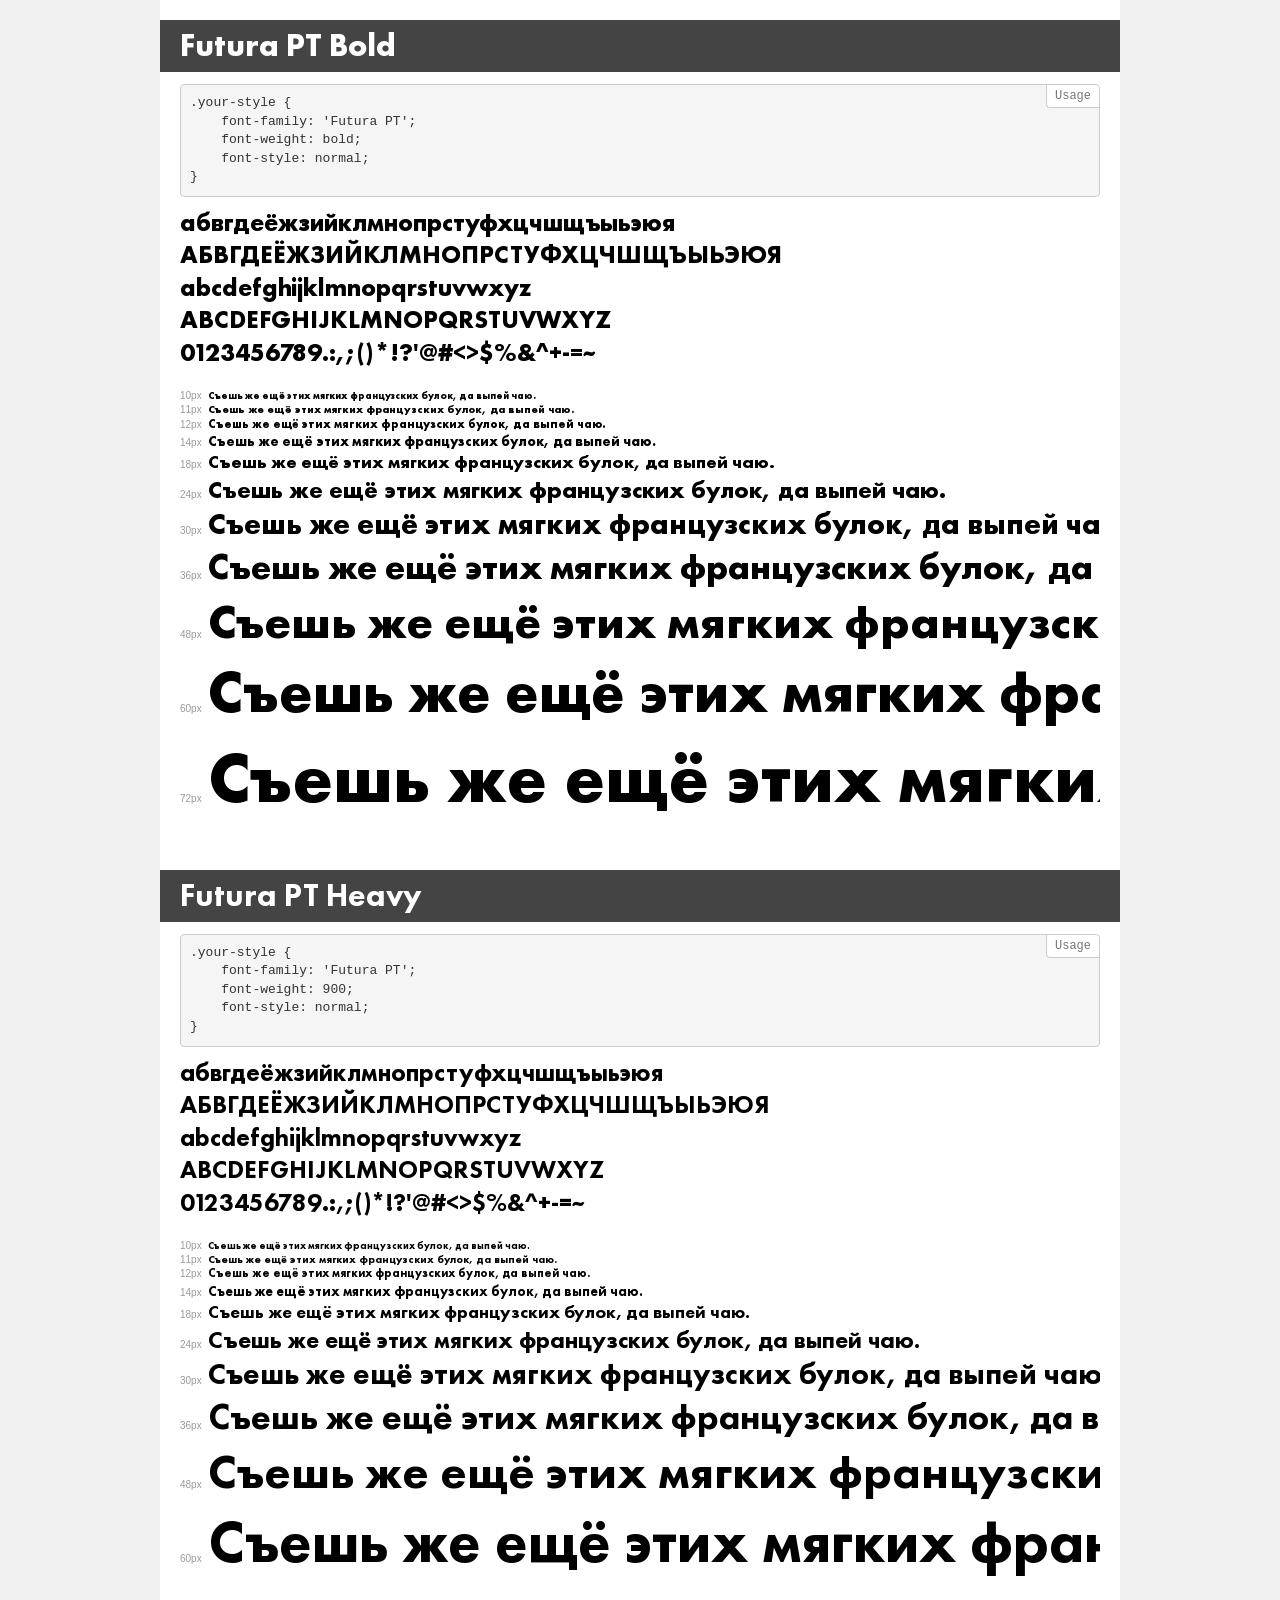
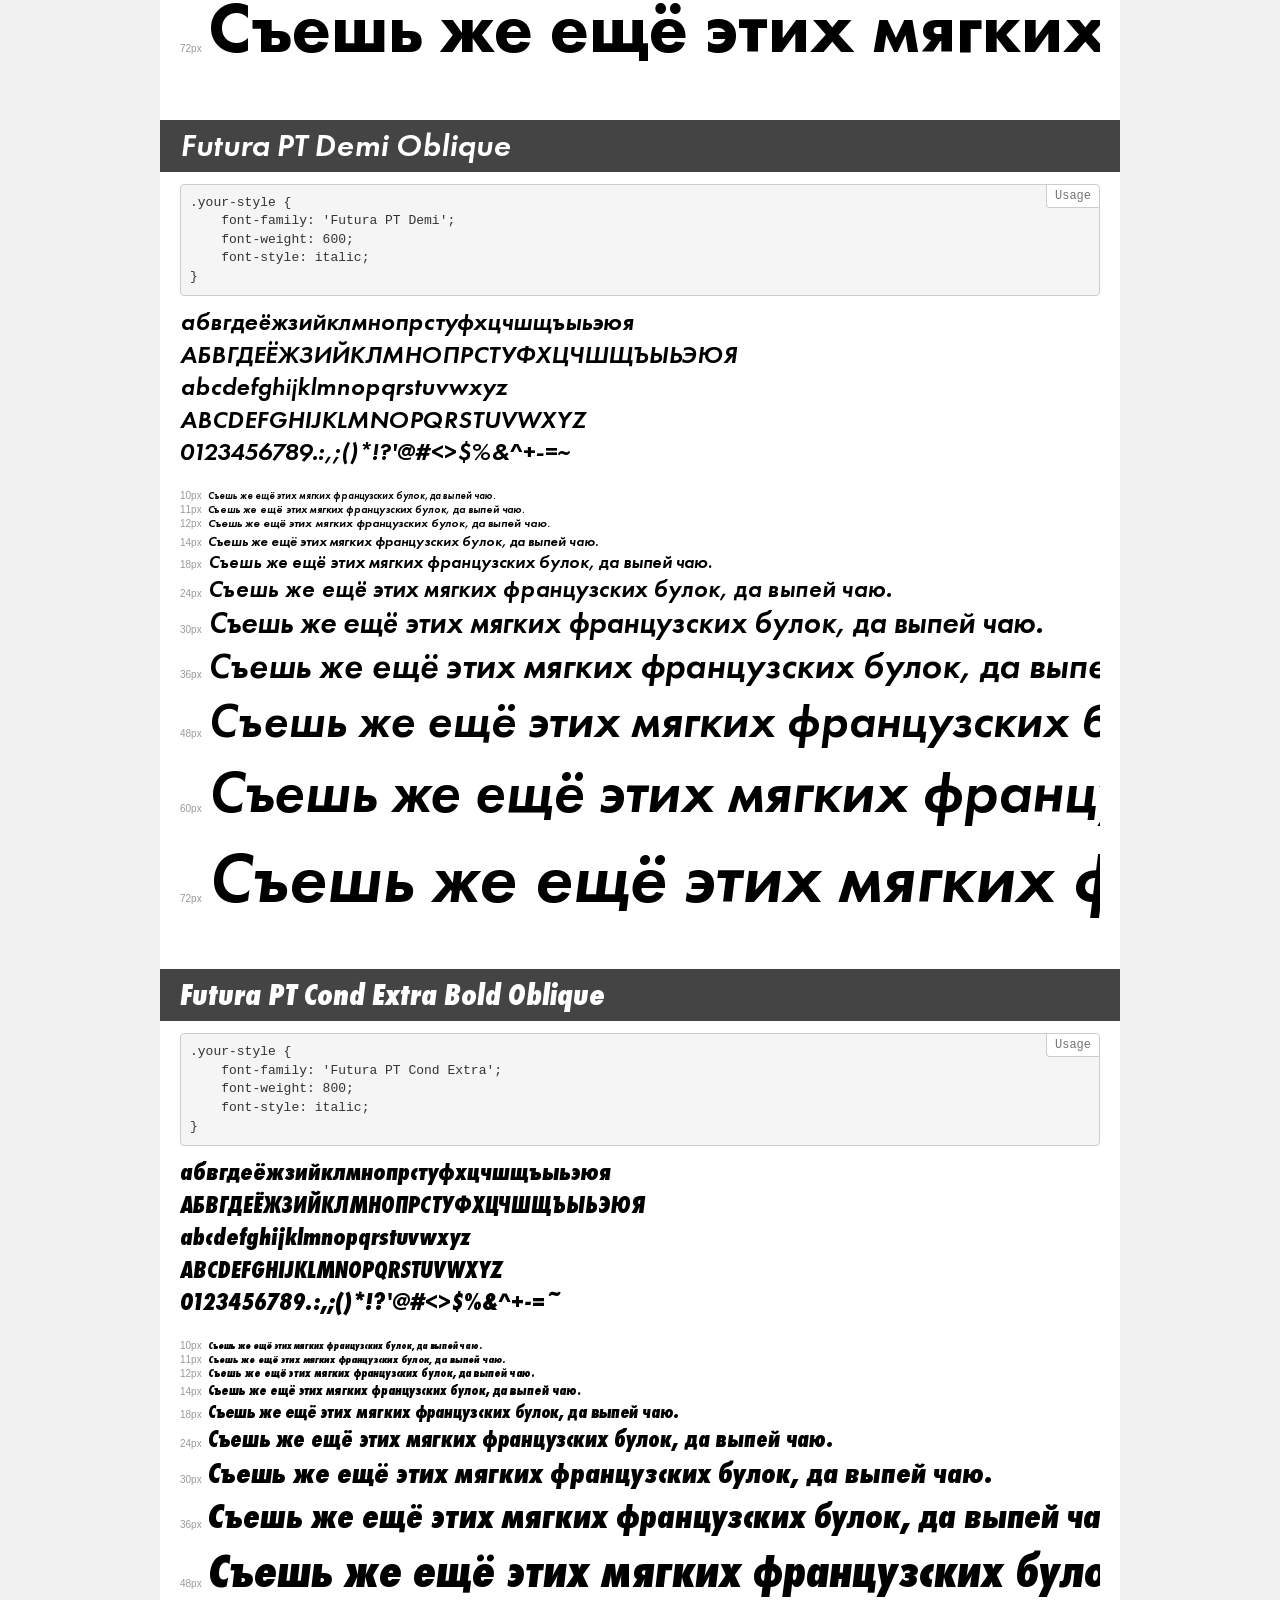
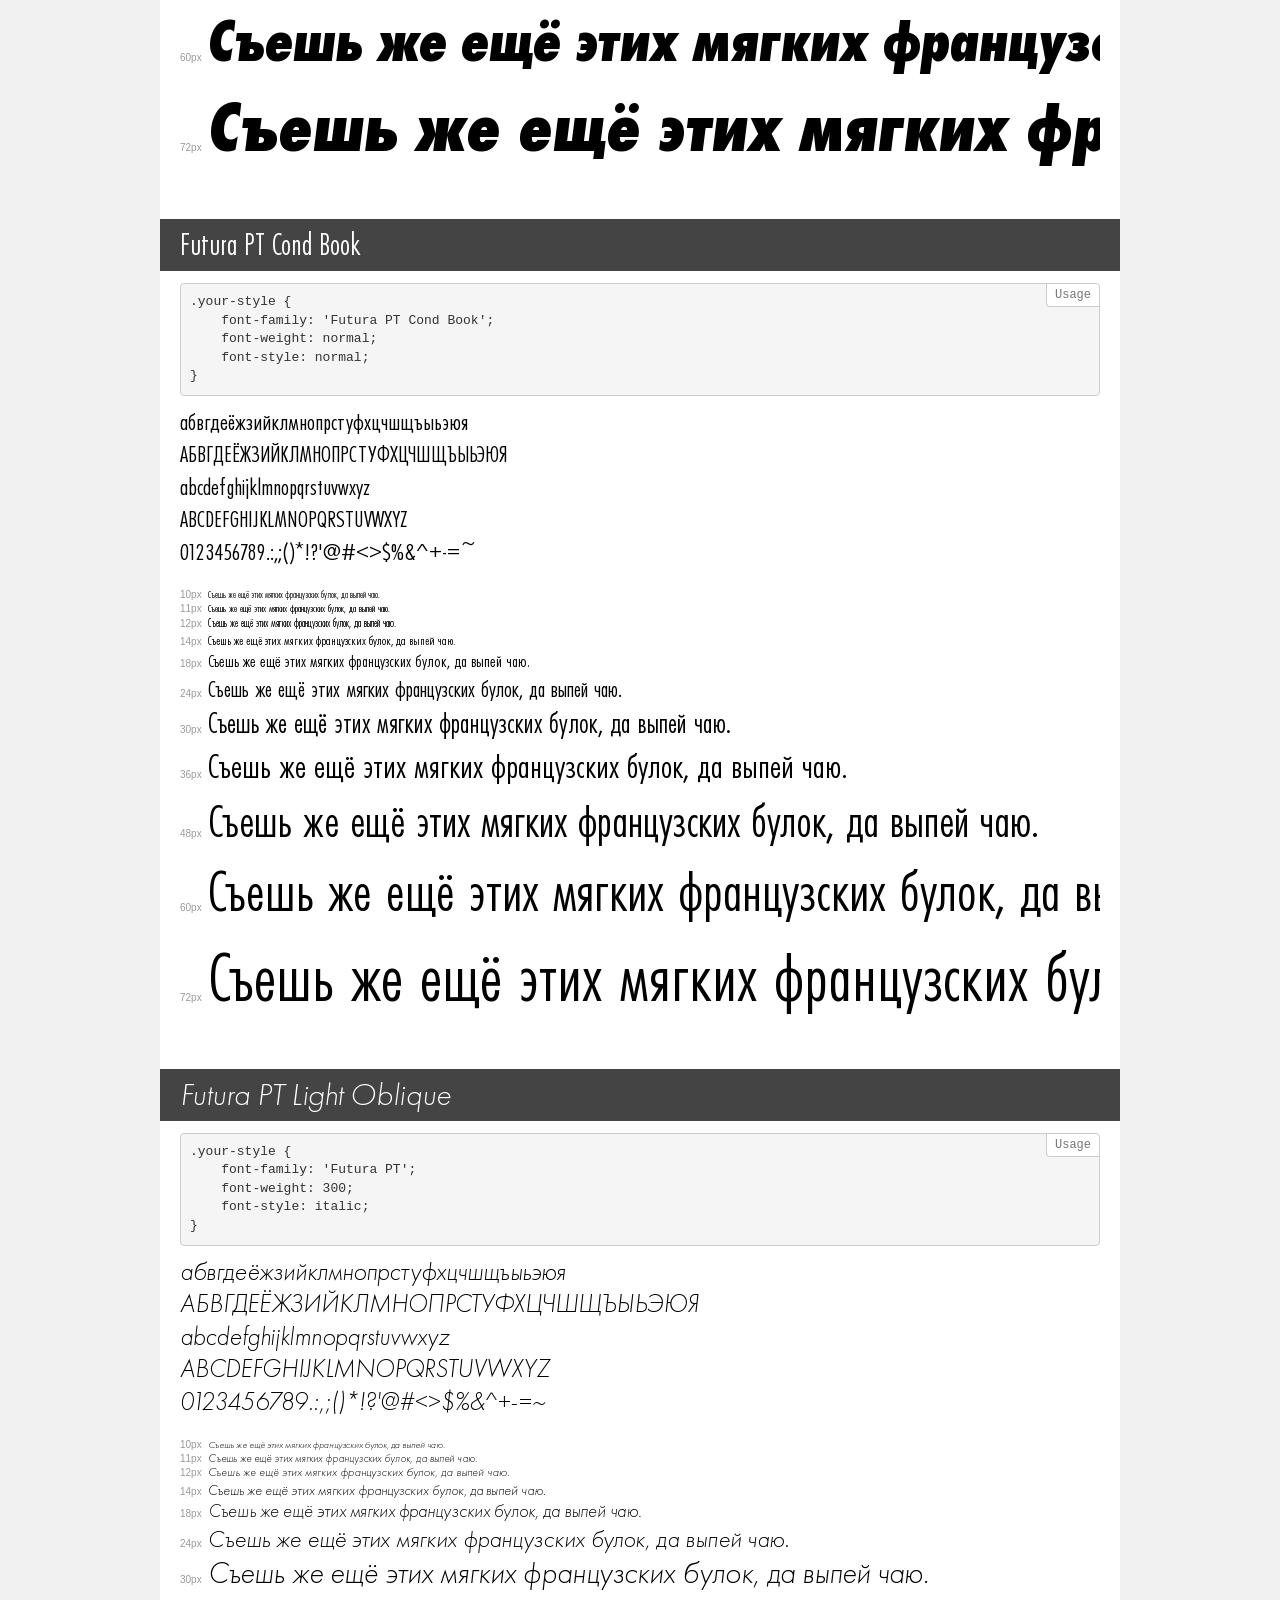
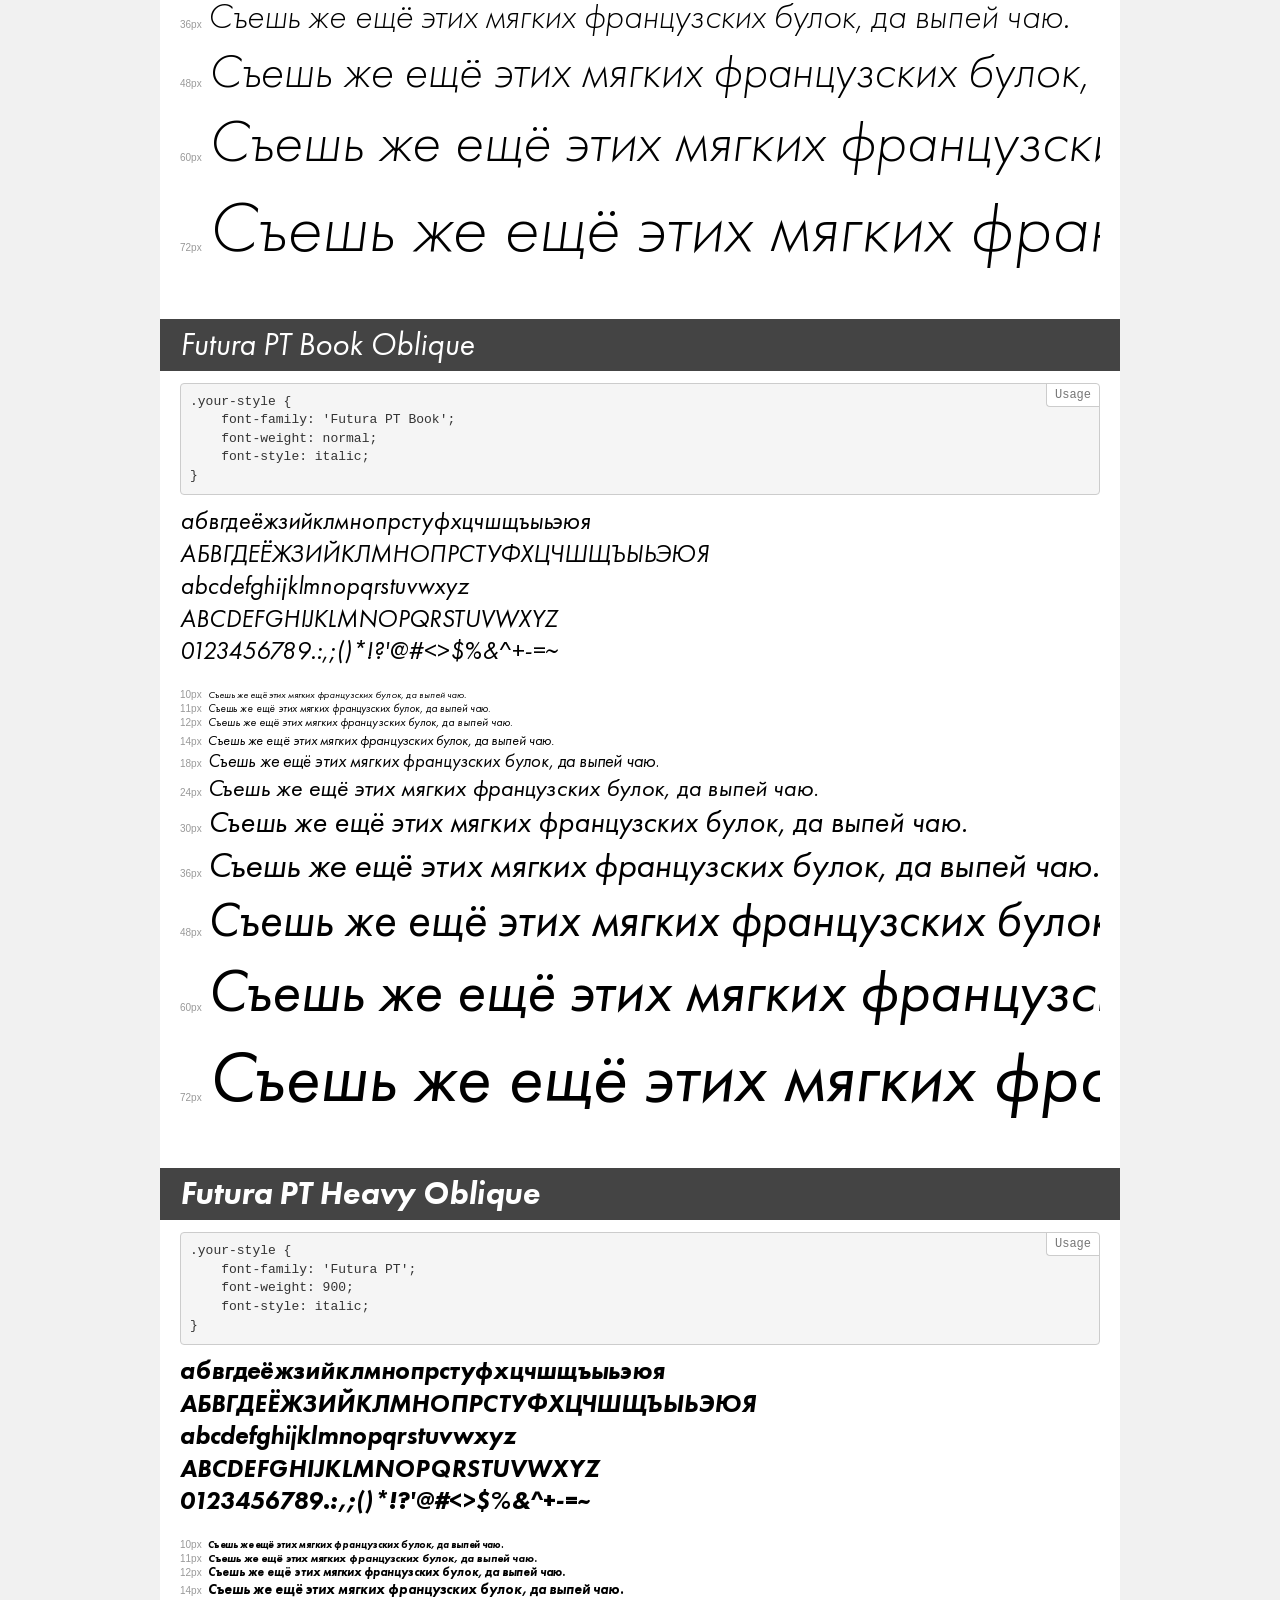
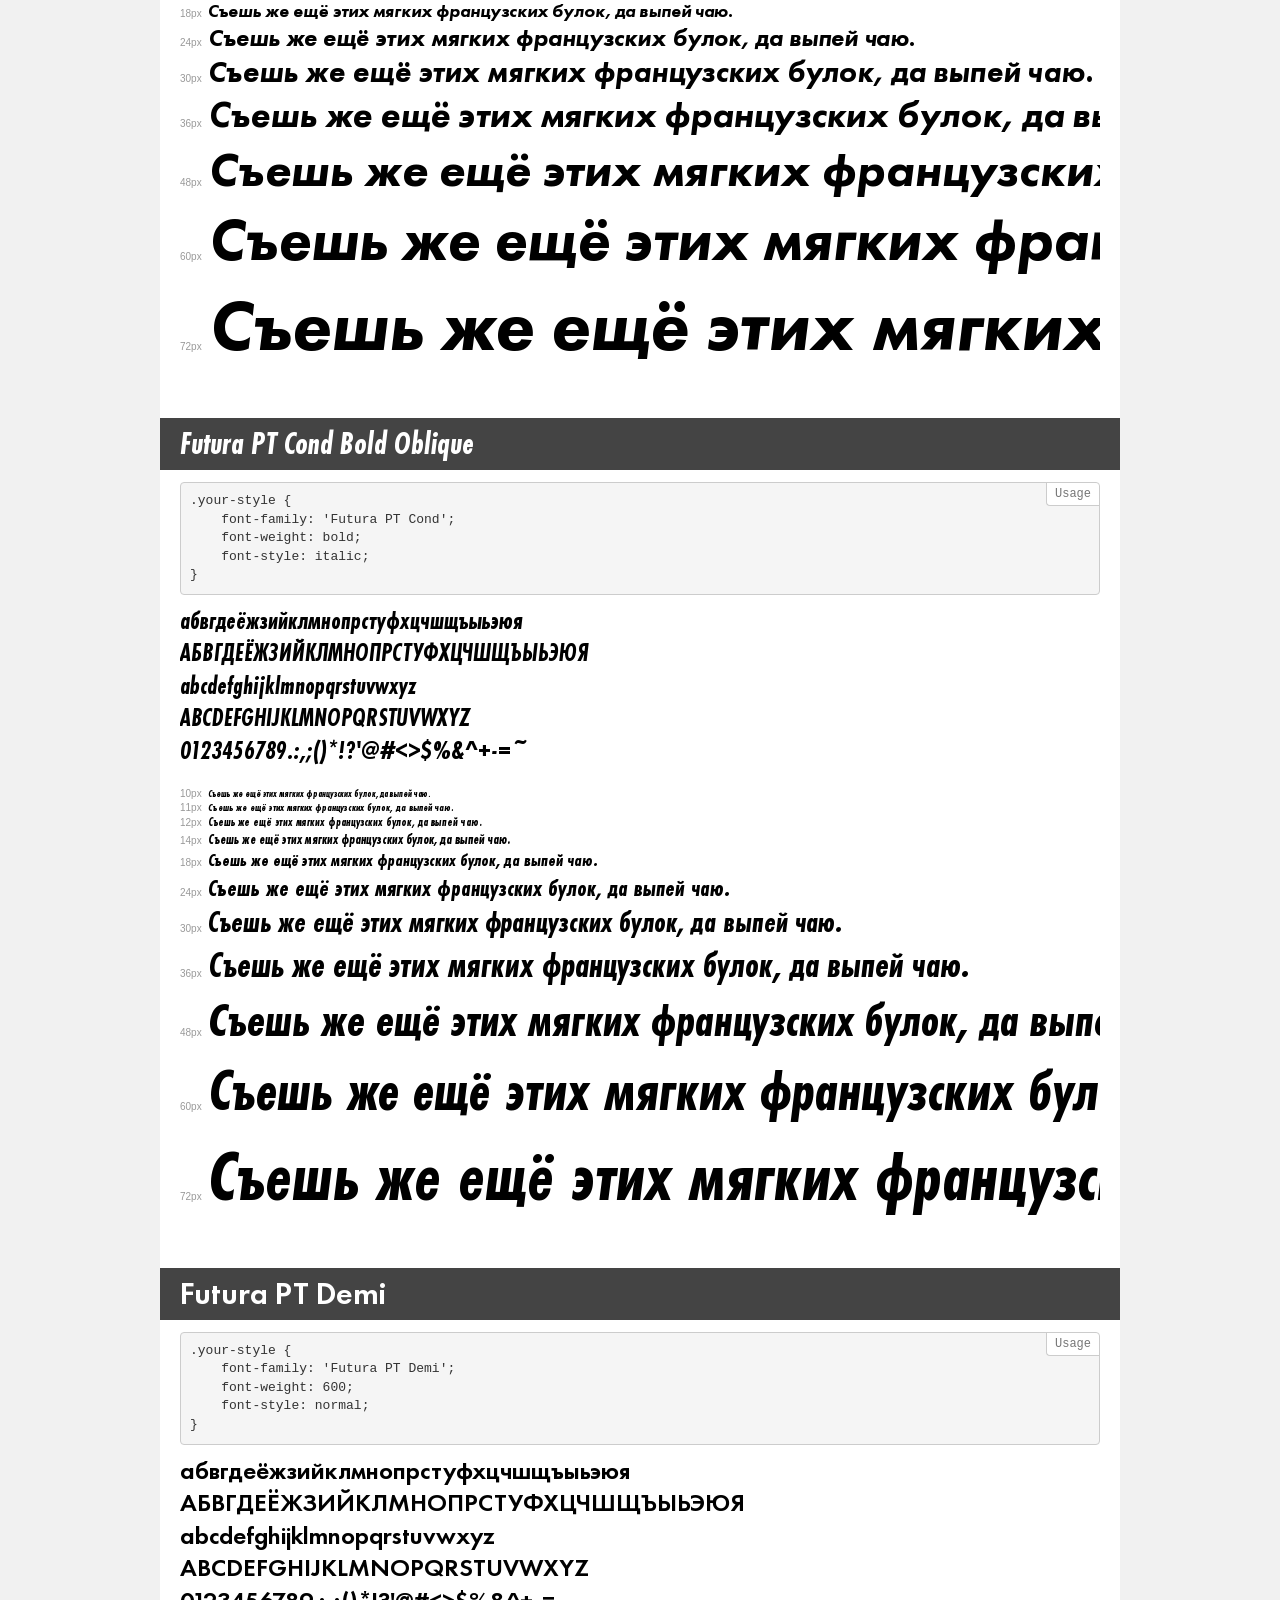
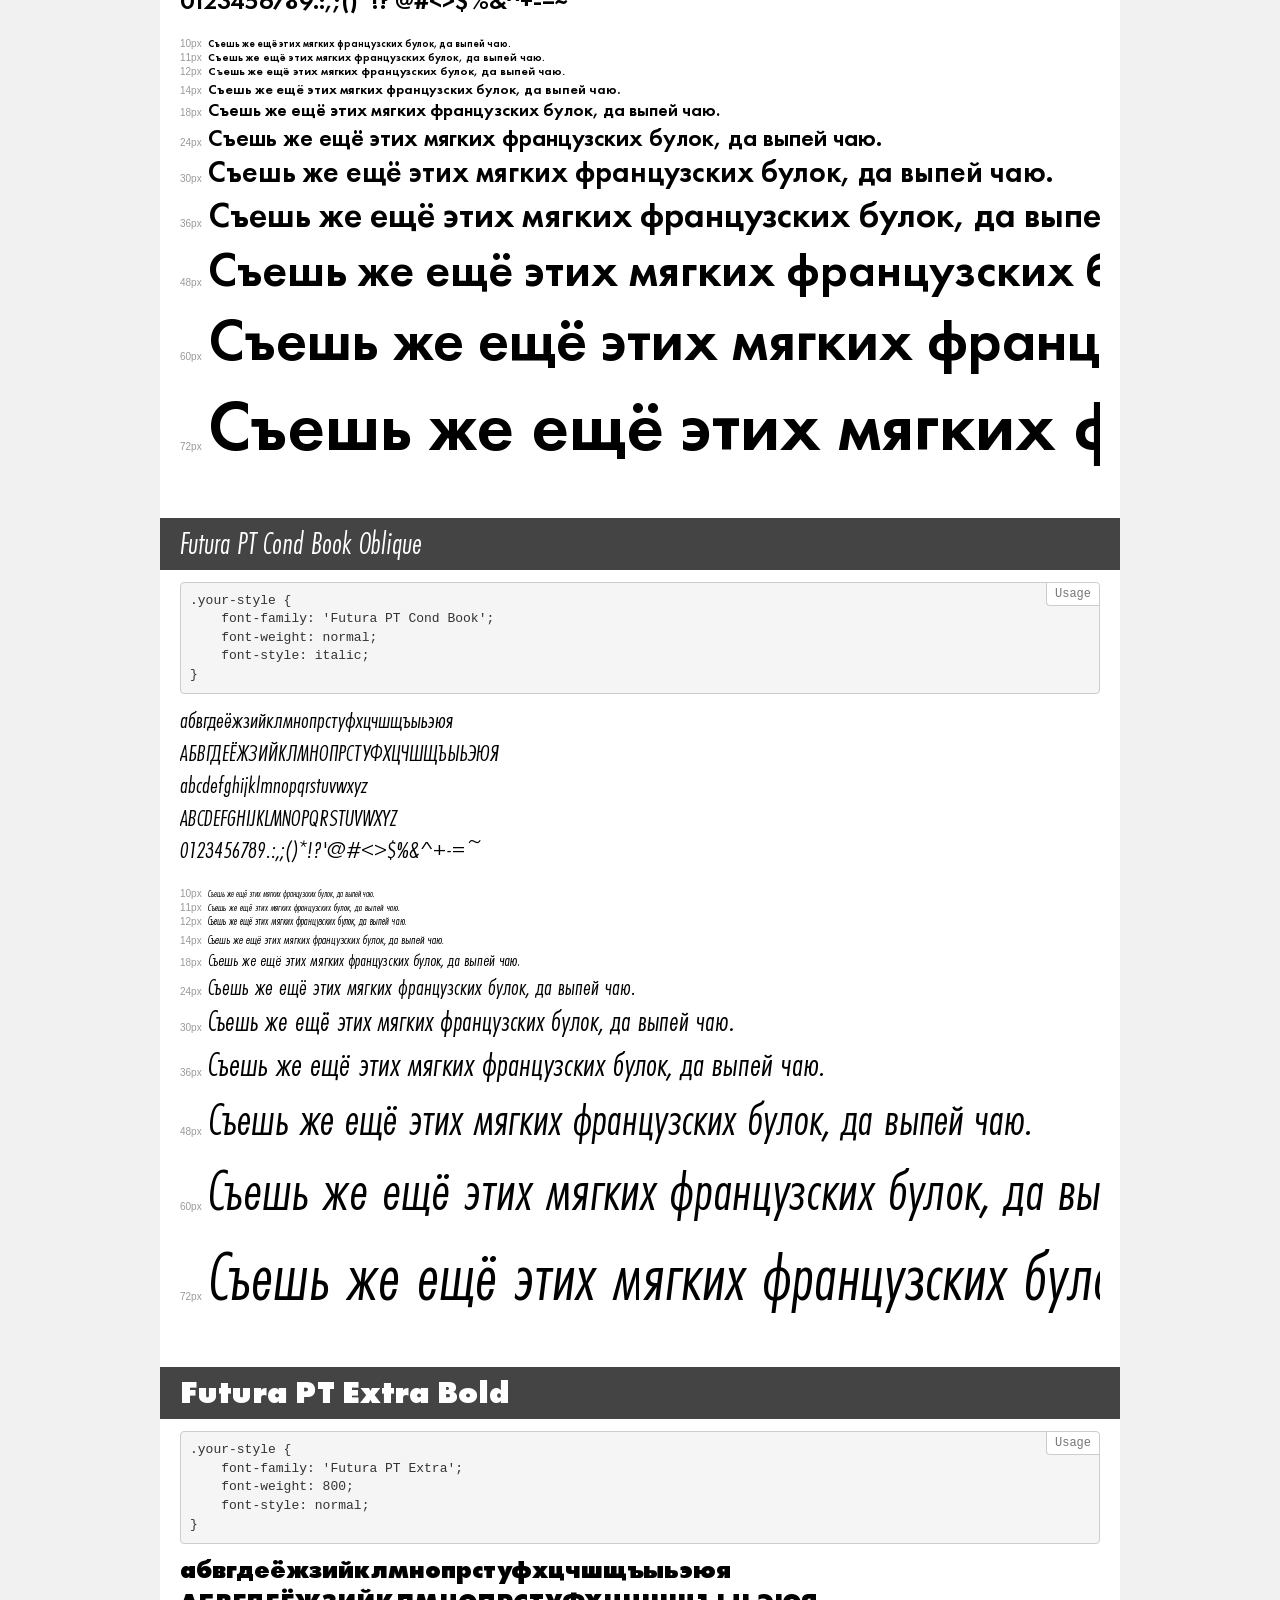
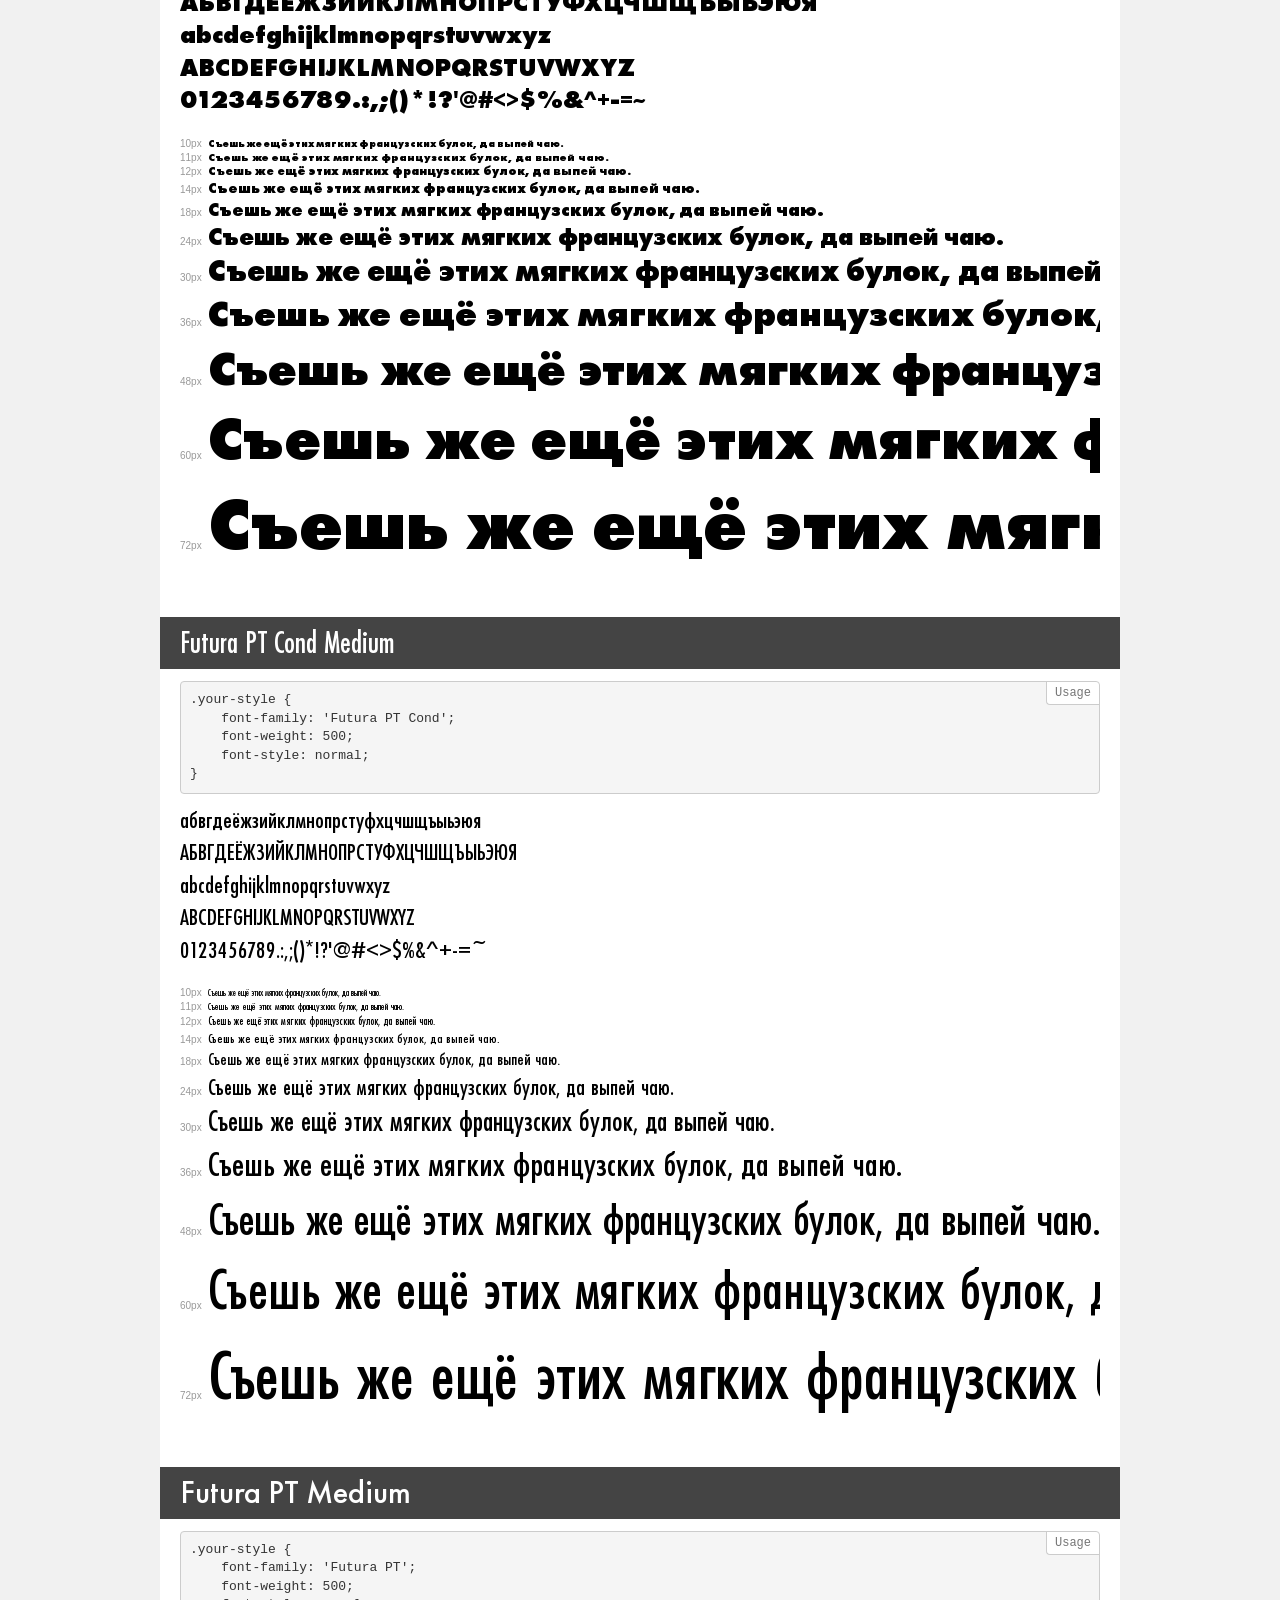
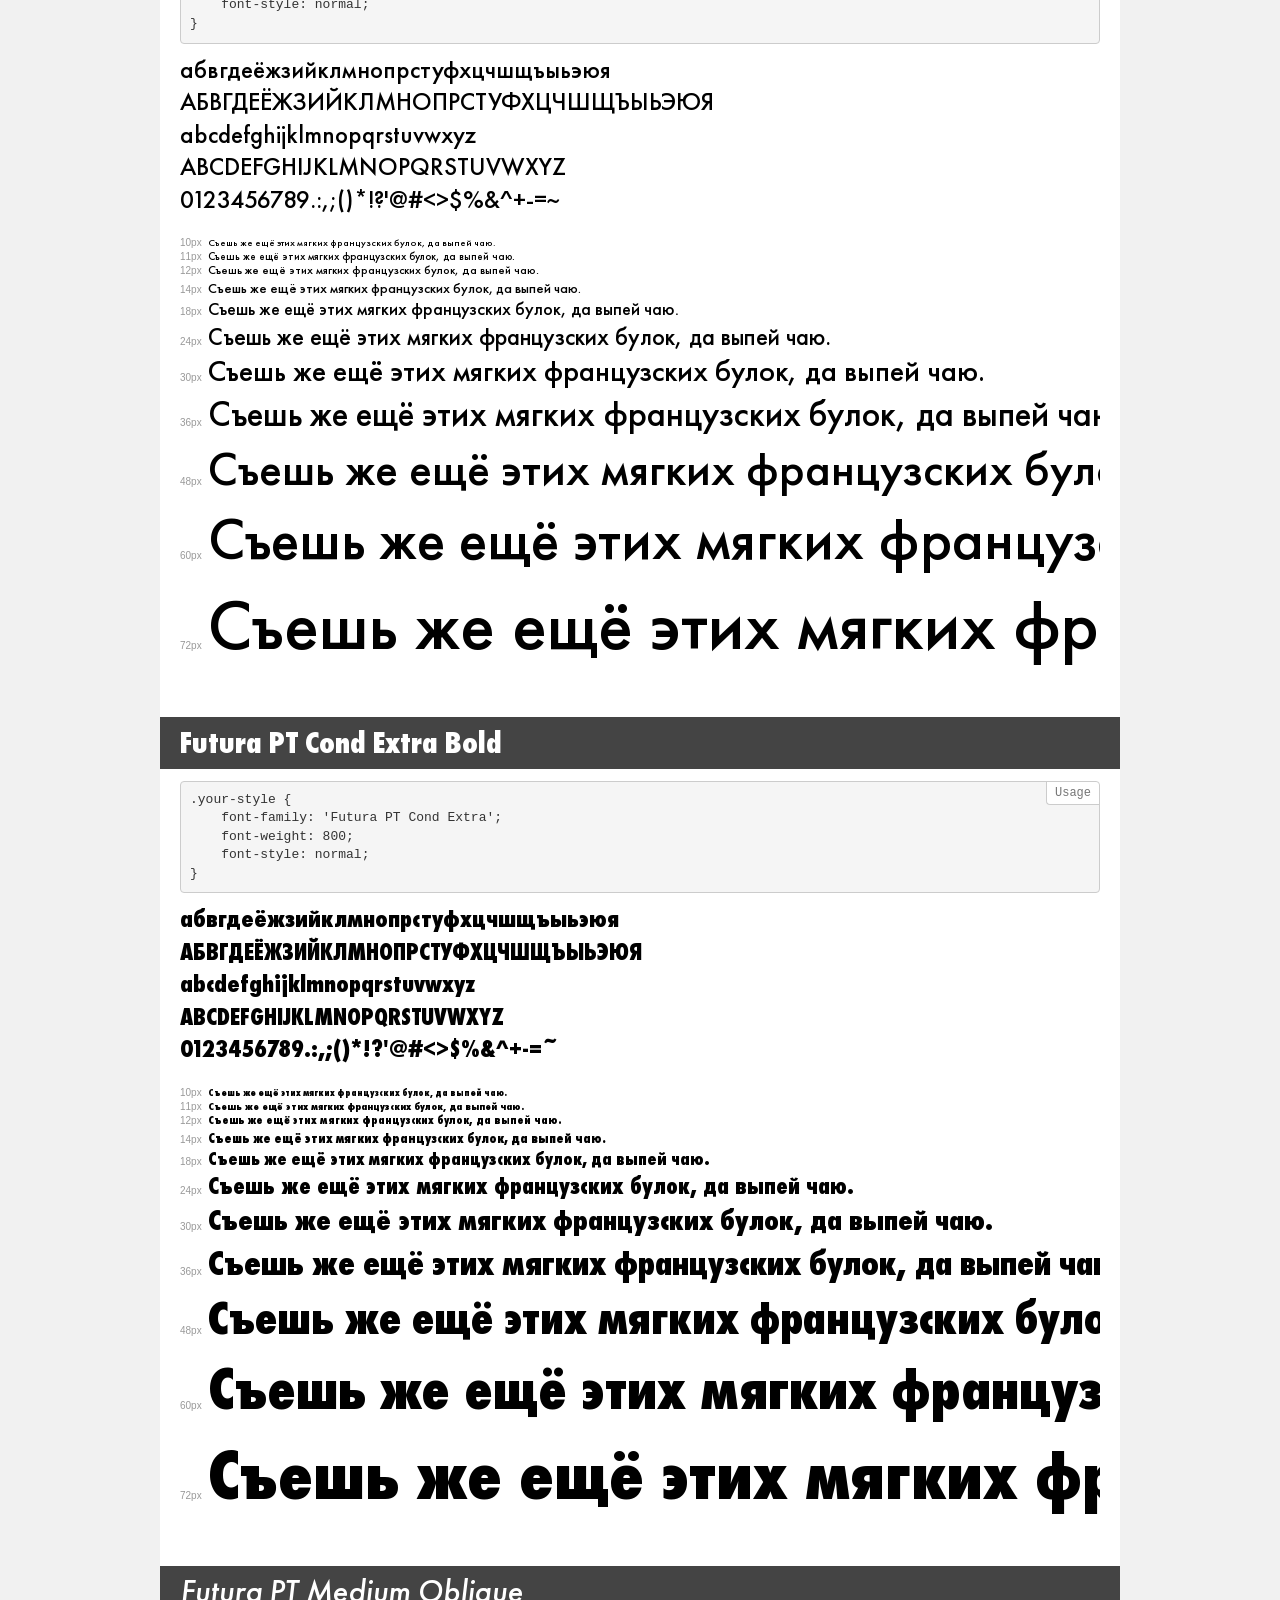
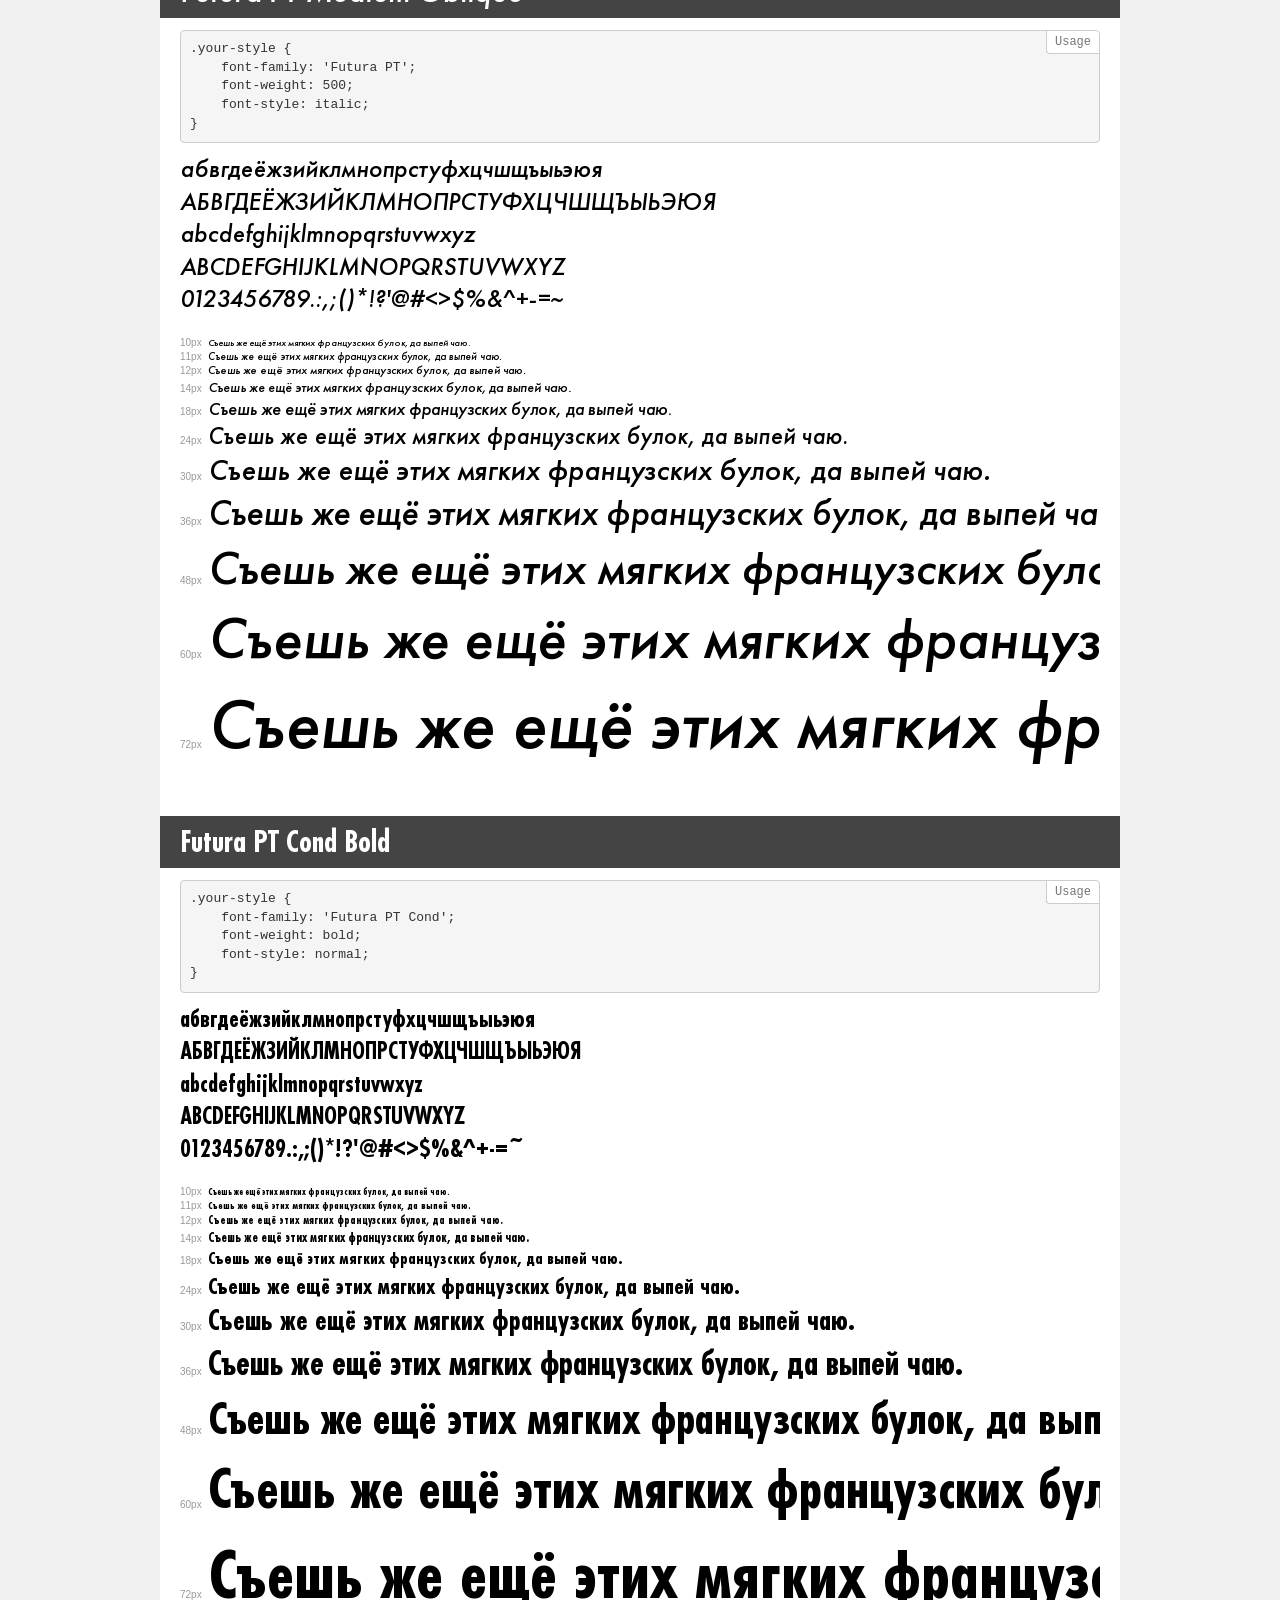
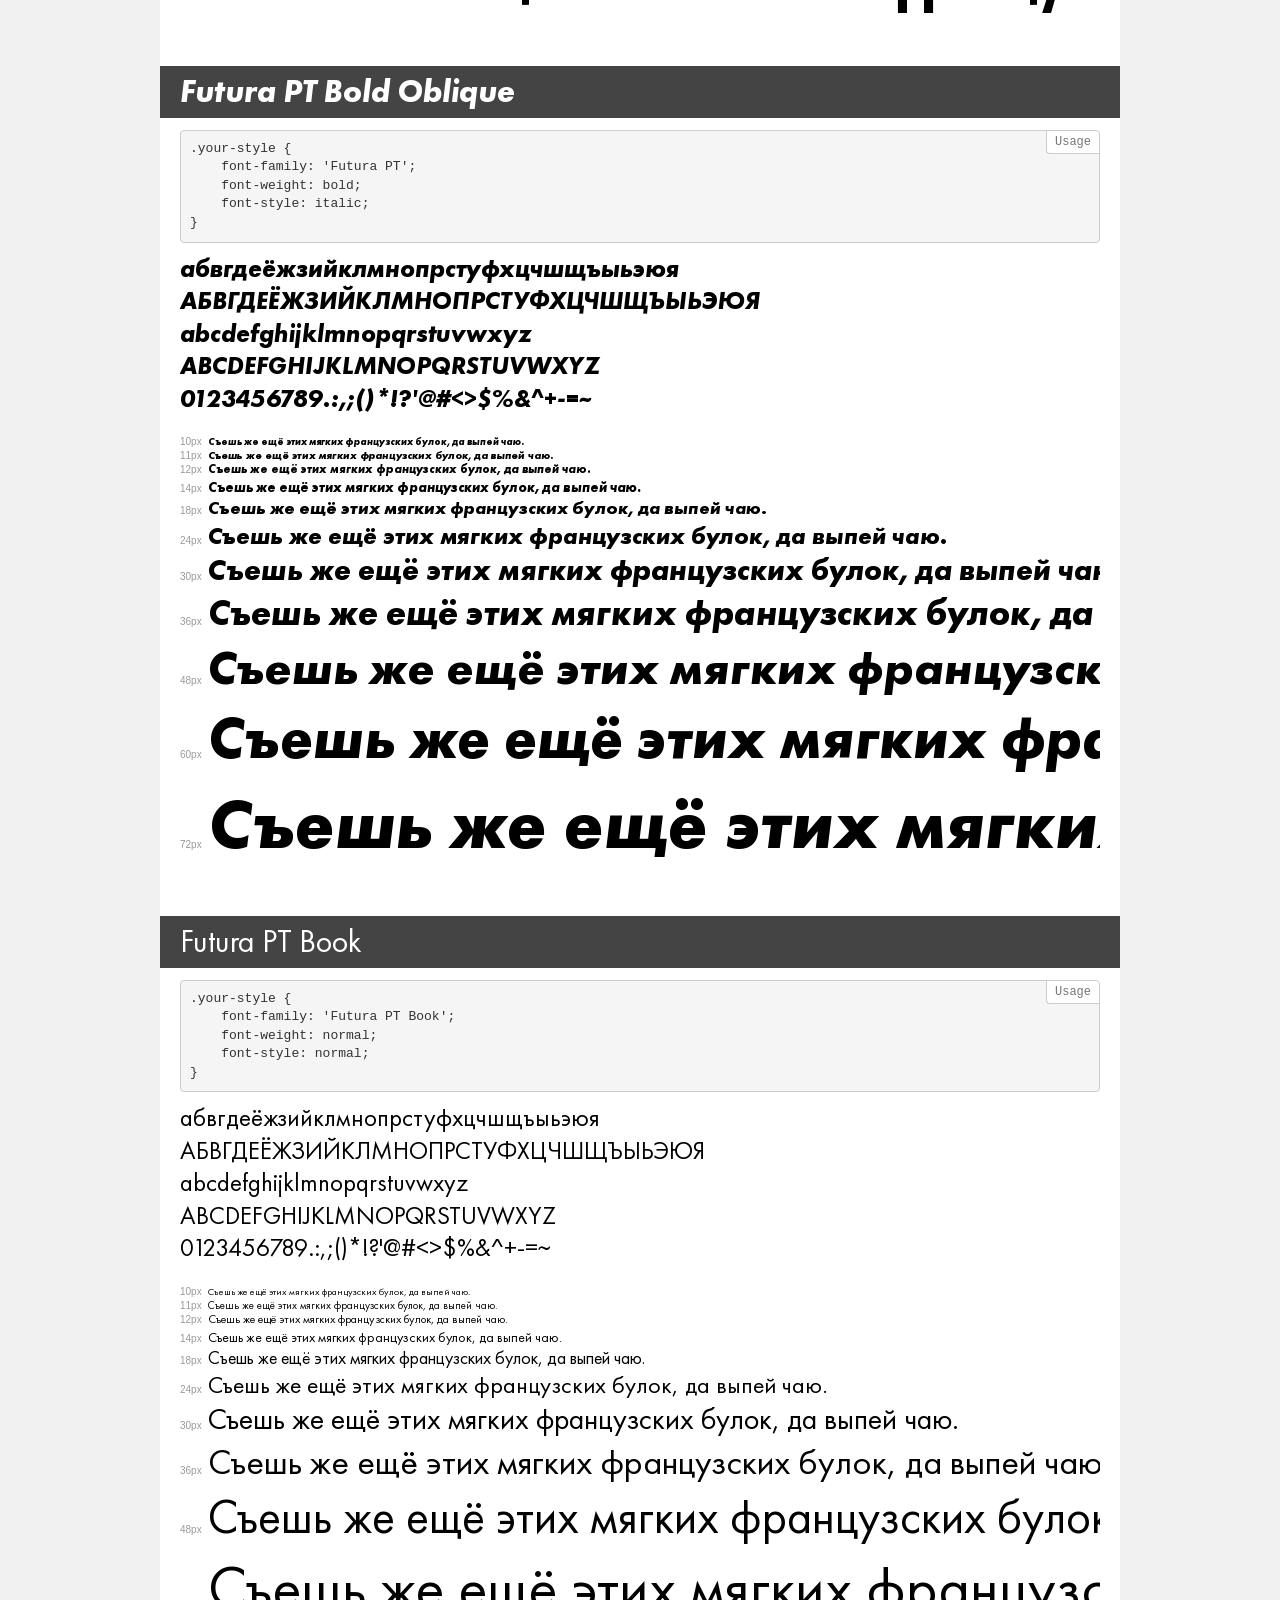
<file: frontend/src/assets/font/demo.html>
<!DOCTYPE html>
<html>
<head>
    <meta charset="utf-8">
    <meta http-equiv="X-UA-Compatible" content="IE=edge">
    <meta name="viewport" content="width=device-width, initial-scale=1">
    <meta name="robots" content="noindex, noarchive">
    <meta name="format-detection" content="telephone=no">
    <title>Transfonter demo</title>
    <link href="stylesheet.css" rel="stylesheet">
    <style>
        /*
        http://meyerweb.com/eric/tools/css/reset/
        v2.0 | 20110126
        License: none (public domain)
        */
        html, body, div, span, applet, object, iframe,
        h1, h2, h3, h4, h5, h6, p, blockquote, pre,
        a, abbr, acronym, address, big, cite, code,
        del, dfn, em, img, ins, kbd, q, s, samp,
        small, strike, strong, sub, sup, tt, var,
        b, u, i, center,
        dl, dt, dd, ol, ul, li,
        fieldset, form, label, legend,
        table, caption, tbody, tfoot, thead, tr, th, td,
        article, aside, canvas, details, embed,
        figure, figcaption, footer, header, hgroup,
        menu, nav, output, ruby, section, summary,
        time, mark, audio, video {
            margin: 0;
            padding: 0;
            border: 0;
            font-size: 100%;
            font: inherit;
            vertical-align: baseline;
        }
        /* HTML5 display-role reset for older browsers */
        article, aside, details, figcaption, figure,
        footer, header, hgroup, menu, nav, section {
            display: block;
        }
        body {
            line-height: 1;
        }
        ol, ul {
            list-style: none;
        }
        blockquote, q {
            quotes: none;
        }
        blockquote:before, blockquote:after,
        q:before, q:after {
            content: '';
            content: none;
        }
        table {
            border-collapse: collapse;
            border-spacing: 0;
        }
        /* common styles */
        body {
            background: #f1f1f1;
            color: #000;
        }
        .page {
            background: #fff;
            width: 920px;
            margin: 0 auto;
            padding: 20px 20px 0 20px;
            overflow: hidden;
        }
        .font-container {
            overflow-x: auto;
            overflow-y: hidden;
            margin-bottom: 40px;
            line-height: 1.3;
            white-space: nowrap;
            padding-bottom: 5px;
        }
        h1 {
            position: relative;
            background: #444;
            font-size: 32px;
            color: #fff;
            padding: 10px 20px;
            margin: 0 -20px 12px -20px;
        }
        .letters {
            font-size: 25px;
            margin-bottom: 20px;
        }
        .s10:before {
            content: '10px';
        }
        .s11:before {
            content: '11px';
        }
        .s12:before {
            content: '12px';
        }
        .s14:before {
            content: '14px';
        }
        .s18:before {
            content: '18px';
        }
        .s24:before {
            content: '24px';
        }
        .s30:before {
            content: '30px';
        }
        .s36:before {
            content: '36px';
        }
        .s48:before {
            content: '48px';
        }
        .s60:before {
            content: '60px';
        }
        .s72:before {
            content: '72px';
        }
        .s10:before, .s11:before, .s12:before, .s14:before,
        .s18:before, .s24:before, .s30:before, .s36:before,
        .s48:before, .s60:before, .s72:before {
            font-family: Arial, sans-serif;
            font-size: 10px;
            font-weight: normal;
            font-style: normal;
            color: #999;
            padding-right: 6px;
        }
        pre {
            display: block;
            position: relative;
            padding: 9px;
            margin: 0 0 10px;
            font-family: Monaco, Menlo, Consolas, "Courier New", monospace !important;
            font-size: 13px;
            line-height: 1.428571429;
            color: #333;
            font-weight: normal !important;
            font-style: normal !important;
            background-color: #f5f5f5;
            border: 1px solid #ccc;
            overflow-x: auto;
            border-radius: 4px;
        }
        pre:after {
            display: block;
            position: absolute;
            right: 0;
            top: 0;
            content: 'Usage';
            line-height: 1;
            padding: 5px 8px;
            font-size: 12px;
            color: #767676;
            background-color: #fff;
            border: 1px solid #ccc;
            border-right: none;
            border-top: none;
            border-radius: 0 4px 0 4px;
            z-index: 10;
        }
        /* responsive */
        @media (max-width: 959px) {
            .page {
                width: auto;
                margin: 0;
            }
        }
    </style>
</head>
<body>
<div class="page">
    <div class="demo" style="font-family: 'Futura PT'; font-weight: bold; font-style: normal;">
        <h1>Futura PT Bold</h1>
        <pre>.your-style {
    font-family: 'Futura PT';
    font-weight: bold;
    font-style: normal;
}</pre>
        <div class="font-container">
            <p class="letters">
                абвгдеёжзийклмнопрстуфхцчшщъыьэюя<br>
АБВГДЕЁЖЗИЙКЛМНОПРСТУФХЦЧШЩЪЫЬЭЮЯ<br>
abcdefghijklmnopqrstuvwxyz<br>
ABCDEFGHIJKLMNOPQRSTUVWXYZ<br>
                0123456789.:,;()*!?'@#<>$%&^+-=~
            </p>
            <p class="s10" style="font-size: 10px;">Съешь же ещё этих мягких французских булок, да выпей чаю.</p>
            <p class="s11" style="font-size: 11px;">Съешь же ещё этих мягких французских булок, да выпей чаю.</p>
            <p class="s12" style="font-size: 12px;">Съешь же ещё этих мягких французских булок, да выпей чаю.</p>
            <p class="s14" style="font-size: 14px;">Съешь же ещё этих мягких французских булок, да выпей чаю.</p>
            <p class="s18" style="font-size: 18px;">Съешь же ещё этих мягких французских булок, да выпей чаю.</p>
            <p class="s24" style="font-size: 24px;">Съешь же ещё этих мягких французских булок, да выпей чаю.</p>
            <p class="s30" style="font-size: 30px;">Съешь же ещё этих мягких французских булок, да выпей чаю.</p>
            <p class="s36" style="font-size: 36px;">Съешь же ещё этих мягких французских булок, да выпей чаю.</p>
            <p class="s48" style="font-size: 48px;">Съешь же ещё этих мягких французских булок, да выпей чаю.</p>
            <p class="s60" style="font-size: 60px;">Съешь же ещё этих мягких французских булок, да выпей чаю.</p>
            <p class="s72" style="font-size: 72px;">Съешь же ещё этих мягких французских булок, да выпей чаю.</p>
        </div>
    </div>
    <div class="demo" style="font-family: 'Futura PT'; font-weight: 900; font-style: normal;">
        <h1>Futura PT Heavy</h1>
        <pre>.your-style {
    font-family: 'Futura PT';
    font-weight: 900;
    font-style: normal;
}</pre>
        <div class="font-container">
            <p class="letters">
                абвгдеёжзийклмнопрстуфхцчшщъыьэюя<br>
АБВГДЕЁЖЗИЙКЛМНОПРСТУФХЦЧШЩЪЫЬЭЮЯ<br>
abcdefghijklmnopqrstuvwxyz<br>
ABCDEFGHIJKLMNOPQRSTUVWXYZ<br>
                0123456789.:,;()*!?'@#<>$%&^+-=~
            </p>
            <p class="s10" style="font-size: 10px;">Съешь же ещё этих мягких французских булок, да выпей чаю.</p>
            <p class="s11" style="font-size: 11px;">Съешь же ещё этих мягких французских булок, да выпей чаю.</p>
            <p class="s12" style="font-size: 12px;">Съешь же ещё этих мягких французских булок, да выпей чаю.</p>
            <p class="s14" style="font-size: 14px;">Съешь же ещё этих мягких французских булок, да выпей чаю.</p>
            <p class="s18" style="font-size: 18px;">Съешь же ещё этих мягких французских булок, да выпей чаю.</p>
            <p class="s24" style="font-size: 24px;">Съешь же ещё этих мягких французских булок, да выпей чаю.</p>
            <p class="s30" style="font-size: 30px;">Съешь же ещё этих мягких французских булок, да выпей чаю.</p>
            <p class="s36" style="font-size: 36px;">Съешь же ещё этих мягких французских булок, да выпей чаю.</p>
            <p class="s48" style="font-size: 48px;">Съешь же ещё этих мягких французских булок, да выпей чаю.</p>
            <p class="s60" style="font-size: 60px;">Съешь же ещё этих мягких французских булок, да выпей чаю.</p>
            <p class="s72" style="font-size: 72px;">Съешь же ещё этих мягких французских булок, да выпей чаю.</p>
        </div>
    </div>
    <div class="demo" style="font-family: 'Futura PT Demi'; font-weight: 600; font-style: italic;">
        <h1>Futura PT Demi Oblique</h1>
        <pre>.your-style {
    font-family: 'Futura PT Demi';
    font-weight: 600;
    font-style: italic;
}</pre>
        <div class="font-container">
            <p class="letters">
                абвгдеёжзийклмнопрстуфхцчшщъыьэюя<br>
АБВГДЕЁЖЗИЙКЛМНОПРСТУФХЦЧШЩЪЫЬЭЮЯ<br>
abcdefghijklmnopqrstuvwxyz<br>
ABCDEFGHIJKLMNOPQRSTUVWXYZ<br>
                0123456789.:,;()*!?'@#<>$%&^+-=~
            </p>
            <p class="s10" style="font-size: 10px;">Съешь же ещё этих мягких французских булок, да выпей чаю.</p>
            <p class="s11" style="font-size: 11px;">Съешь же ещё этих мягких французских булок, да выпей чаю.</p>
            <p class="s12" style="font-size: 12px;">Съешь же ещё этих мягких французских булок, да выпей чаю.</p>
            <p class="s14" style="font-size: 14px;">Съешь же ещё этих мягких французских булок, да выпей чаю.</p>
            <p class="s18" style="font-size: 18px;">Съешь же ещё этих мягких французских булок, да выпей чаю.</p>
            <p class="s24" style="font-size: 24px;">Съешь же ещё этих мягких французских булок, да выпей чаю.</p>
            <p class="s30" style="font-size: 30px;">Съешь же ещё этих мягких французских булок, да выпей чаю.</p>
            <p class="s36" style="font-size: 36px;">Съешь же ещё этих мягких французских булок, да выпей чаю.</p>
            <p class="s48" style="font-size: 48px;">Съешь же ещё этих мягких французских булок, да выпей чаю.</p>
            <p class="s60" style="font-size: 60px;">Съешь же ещё этих мягких французских булок, да выпей чаю.</p>
            <p class="s72" style="font-size: 72px;">Съешь же ещё этих мягких французских булок, да выпей чаю.</p>
        </div>
    </div>
    <div class="demo" style="font-family: 'Futura PT Cond Extra'; font-weight: 800; font-style: italic;">
        <h1>Futura PT Cond Extra Bold Oblique</h1>
        <pre>.your-style {
    font-family: 'Futura PT Cond Extra';
    font-weight: 800;
    font-style: italic;
}</pre>
        <div class="font-container">
            <p class="letters">
                абвгдеёжзийклмнопрстуфхцчшщъыьэюя<br>
АБВГДЕЁЖЗИЙКЛМНОПРСТУФХЦЧШЩЪЫЬЭЮЯ<br>
abcdefghijklmnopqrstuvwxyz<br>
ABCDEFGHIJKLMNOPQRSTUVWXYZ<br>
                0123456789.:,;()*!?'@#<>$%&^+-=~
            </p>
            <p class="s10" style="font-size: 10px;">Съешь же ещё этих мягких французских булок, да выпей чаю.</p>
            <p class="s11" style="font-size: 11px;">Съешь же ещё этих мягких французских булок, да выпей чаю.</p>
            <p class="s12" style="font-size: 12px;">Съешь же ещё этих мягких французских булок, да выпей чаю.</p>
            <p class="s14" style="font-size: 14px;">Съешь же ещё этих мягких французских булок, да выпей чаю.</p>
            <p class="s18" style="font-size: 18px;">Съешь же ещё этих мягких французских булок, да выпей чаю.</p>
            <p class="s24" style="font-size: 24px;">Съешь же ещё этих мягких французских булок, да выпей чаю.</p>
            <p class="s30" style="font-size: 30px;">Съешь же ещё этих мягких французских булок, да выпей чаю.</p>
            <p class="s36" style="font-size: 36px;">Съешь же ещё этих мягких французских булок, да выпей чаю.</p>
            <p class="s48" style="font-size: 48px;">Съешь же ещё этих мягких французских булок, да выпей чаю.</p>
            <p class="s60" style="font-size: 60px;">Съешь же ещё этих мягких французских булок, да выпей чаю.</p>
            <p class="s72" style="font-size: 72px;">Съешь же ещё этих мягких французских булок, да выпей чаю.</p>
        </div>
    </div>
    <div class="demo" style="font-family: 'Futura PT Cond Book'; font-weight: normal; font-style: normal;">
        <h1>Futura PT Cond Book</h1>
        <pre>.your-style {
    font-family: 'Futura PT Cond Book';
    font-weight: normal;
    font-style: normal;
}</pre>
        <div class="font-container">
            <p class="letters">
                абвгдеёжзийклмнопрстуфхцчшщъыьэюя<br>
АБВГДЕЁЖЗИЙКЛМНОПРСТУФХЦЧШЩЪЫЬЭЮЯ<br>
abcdefghijklmnopqrstuvwxyz<br>
ABCDEFGHIJKLMNOPQRSTUVWXYZ<br>
                0123456789.:,;()*!?'@#<>$%&^+-=~
            </p>
            <p class="s10" style="font-size: 10px;">Съешь же ещё этих мягких французских булок, да выпей чаю.</p>
            <p class="s11" style="font-size: 11px;">Съешь же ещё этих мягких французских булок, да выпей чаю.</p>
            <p class="s12" style="font-size: 12px;">Съешь же ещё этих мягких французских булок, да выпей чаю.</p>
            <p class="s14" style="font-size: 14px;">Съешь же ещё этих мягких французских булок, да выпей чаю.</p>
            <p class="s18" style="font-size: 18px;">Съешь же ещё этих мягких французских булок, да выпей чаю.</p>
            <p class="s24" style="font-size: 24px;">Съешь же ещё этих мягких французских булок, да выпей чаю.</p>
            <p class="s30" style="font-size: 30px;">Съешь же ещё этих мягких французских булок, да выпей чаю.</p>
            <p class="s36" style="font-size: 36px;">Съешь же ещё этих мягких французских булок, да выпей чаю.</p>
            <p class="s48" style="font-size: 48px;">Съешь же ещё этих мягких французских булок, да выпей чаю.</p>
            <p class="s60" style="font-size: 60px;">Съешь же ещё этих мягких французских булок, да выпей чаю.</p>
            <p class="s72" style="font-size: 72px;">Съешь же ещё этих мягких французских булок, да выпей чаю.</p>
        </div>
    </div>
    <div class="demo" style="font-family: 'Futura PT'; font-weight: 300; font-style: italic;">
        <h1>Futura PT Light Oblique</h1>
        <pre>.your-style {
    font-family: 'Futura PT';
    font-weight: 300;
    font-style: italic;
}</pre>
        <div class="font-container">
            <p class="letters">
                абвгдеёжзийклмнопрстуфхцчшщъыьэюя<br>
АБВГДЕЁЖЗИЙКЛМНОПРСТУФХЦЧШЩЪЫЬЭЮЯ<br>
abcdefghijklmnopqrstuvwxyz<br>
ABCDEFGHIJKLMNOPQRSTUVWXYZ<br>
                0123456789.:,;()*!?'@#<>$%&^+-=~
            </p>
            <p class="s10" style="font-size: 10px;">Съешь же ещё этих мягких французских булок, да выпей чаю.</p>
            <p class="s11" style="font-size: 11px;">Съешь же ещё этих мягких французских булок, да выпей чаю.</p>
            <p class="s12" style="font-size: 12px;">Съешь же ещё этих мягких французских булок, да выпей чаю.</p>
            <p class="s14" style="font-size: 14px;">Съешь же ещё этих мягких французских булок, да выпей чаю.</p>
            <p class="s18" style="font-size: 18px;">Съешь же ещё этих мягких французских булок, да выпей чаю.</p>
            <p class="s24" style="font-size: 24px;">Съешь же ещё этих мягких французских булок, да выпей чаю.</p>
            <p class="s30" style="font-size: 30px;">Съешь же ещё этих мягких французских булок, да выпей чаю.</p>
            <p class="s36" style="font-size: 36px;">Съешь же ещё этих мягких французских булок, да выпей чаю.</p>
            <p class="s48" style="font-size: 48px;">Съешь же ещё этих мягких французских булок, да выпей чаю.</p>
            <p class="s60" style="font-size: 60px;">Съешь же ещё этих мягких французских булок, да выпей чаю.</p>
            <p class="s72" style="font-size: 72px;">Съешь же ещё этих мягких французских булок, да выпей чаю.</p>
        </div>
    </div>
    <div class="demo" style="font-family: 'Futura PT Book'; font-weight: normal; font-style: italic;">
        <h1>Futura PT Book Oblique</h1>
        <pre>.your-style {
    font-family: 'Futura PT Book';
    font-weight: normal;
    font-style: italic;
}</pre>
        <div class="font-container">
            <p class="letters">
                абвгдеёжзийклмнопрстуфхцчшщъыьэюя<br>
АБВГДЕЁЖЗИЙКЛМНОПРСТУФХЦЧШЩЪЫЬЭЮЯ<br>
abcdefghijklmnopqrstuvwxyz<br>
ABCDEFGHIJKLMNOPQRSTUVWXYZ<br>
                0123456789.:,;()*!?'@#<>$%&^+-=~
            </p>
            <p class="s10" style="font-size: 10px;">Съешь же ещё этих мягких французских булок, да выпей чаю.</p>
            <p class="s11" style="font-size: 11px;">Съешь же ещё этих мягких французских булок, да выпей чаю.</p>
            <p class="s12" style="font-size: 12px;">Съешь же ещё этих мягких французских булок, да выпей чаю.</p>
            <p class="s14" style="font-size: 14px;">Съешь же ещё этих мягких французских булок, да выпей чаю.</p>
            <p class="s18" style="font-size: 18px;">Съешь же ещё этих мягких французских булок, да выпей чаю.</p>
            <p class="s24" style="font-size: 24px;">Съешь же ещё этих мягких французских булок, да выпей чаю.</p>
            <p class="s30" style="font-size: 30px;">Съешь же ещё этих мягких французских булок, да выпей чаю.</p>
            <p class="s36" style="font-size: 36px;">Съешь же ещё этих мягких французских булок, да выпей чаю.</p>
            <p class="s48" style="font-size: 48px;">Съешь же ещё этих мягких французских булок, да выпей чаю.</p>
            <p class="s60" style="font-size: 60px;">Съешь же ещё этих мягких французских булок, да выпей чаю.</p>
            <p class="s72" style="font-size: 72px;">Съешь же ещё этих мягких французских булок, да выпей чаю.</p>
        </div>
    </div>
    <div class="demo" style="font-family: 'Futura PT'; font-weight: 900; font-style: italic;">
        <h1>Futura PT Heavy Oblique</h1>
        <pre>.your-style {
    font-family: 'Futura PT';
    font-weight: 900;
    font-style: italic;
}</pre>
        <div class="font-container">
            <p class="letters">
                абвгдеёжзийклмнопрстуфхцчшщъыьэюя<br>
АБВГДЕЁЖЗИЙКЛМНОПРСТУФХЦЧШЩЪЫЬЭЮЯ<br>
abcdefghijklmnopqrstuvwxyz<br>
ABCDEFGHIJKLMNOPQRSTUVWXYZ<br>
                0123456789.:,;()*!?'@#<>$%&^+-=~
            </p>
            <p class="s10" style="font-size: 10px;">Съешь же ещё этих мягких французских булок, да выпей чаю.</p>
            <p class="s11" style="font-size: 11px;">Съешь же ещё этих мягких французских булок, да выпей чаю.</p>
            <p class="s12" style="font-size: 12px;">Съешь же ещё этих мягких французских булок, да выпей чаю.</p>
            <p class="s14" style="font-size: 14px;">Съешь же ещё этих мягких французских булок, да выпей чаю.</p>
            <p class="s18" style="font-size: 18px;">Съешь же ещё этих мягких французских булок, да выпей чаю.</p>
            <p class="s24" style="font-size: 24px;">Съешь же ещё этих мягких французских булок, да выпей чаю.</p>
            <p class="s30" style="font-size: 30px;">Съешь же ещё этих мягких французских булок, да выпей чаю.</p>
            <p class="s36" style="font-size: 36px;">Съешь же ещё этих мягких французских булок, да выпей чаю.</p>
            <p class="s48" style="font-size: 48px;">Съешь же ещё этих мягких французских булок, да выпей чаю.</p>
            <p class="s60" style="font-size: 60px;">Съешь же ещё этих мягких французских булок, да выпей чаю.</p>
            <p class="s72" style="font-size: 72px;">Съешь же ещё этих мягких французских булок, да выпей чаю.</p>
        </div>
    </div>
    <div class="demo" style="font-family: 'Futura PT Cond'; font-weight: bold; font-style: italic;">
        <h1>Futura PT Cond Bold Oblique</h1>
        <pre>.your-style {
    font-family: 'Futura PT Cond';
    font-weight: bold;
    font-style: italic;
}</pre>
        <div class="font-container">
            <p class="letters">
                абвгдеёжзийклмнопрстуфхцчшщъыьэюя<br>
АБВГДЕЁЖЗИЙКЛМНОПРСТУФХЦЧШЩЪЫЬЭЮЯ<br>
abcdefghijklmnopqrstuvwxyz<br>
ABCDEFGHIJKLMNOPQRSTUVWXYZ<br>
                0123456789.:,;()*!?'@#<>$%&^+-=~
            </p>
            <p class="s10" style="font-size: 10px;">Съешь же ещё этих мягких французских булок, да выпей чаю.</p>
            <p class="s11" style="font-size: 11px;">Съешь же ещё этих мягких французских булок, да выпей чаю.</p>
            <p class="s12" style="font-size: 12px;">Съешь же ещё этих мягких французских булок, да выпей чаю.</p>
            <p class="s14" style="font-size: 14px;">Съешь же ещё этих мягких французских булок, да выпей чаю.</p>
            <p class="s18" style="font-size: 18px;">Съешь же ещё этих мягких французских булок, да выпей чаю.</p>
            <p class="s24" style="font-size: 24px;">Съешь же ещё этих мягких французских булок, да выпей чаю.</p>
            <p class="s30" style="font-size: 30px;">Съешь же ещё этих мягких французских булок, да выпей чаю.</p>
            <p class="s36" style="font-size: 36px;">Съешь же ещё этих мягких французских булок, да выпей чаю.</p>
            <p class="s48" style="font-size: 48px;">Съешь же ещё этих мягких французских булок, да выпей чаю.</p>
            <p class="s60" style="font-size: 60px;">Съешь же ещё этих мягких французских булок, да выпей чаю.</p>
            <p class="s72" style="font-size: 72px;">Съешь же ещё этих мягких французских булок, да выпей чаю.</p>
        </div>
    </div>
    <div class="demo" style="font-family: 'Futura PT Demi'; font-weight: 600; font-style: normal;">
        <h1>Futura PT Demi</h1>
        <pre>.your-style {
    font-family: 'Futura PT Demi';
    font-weight: 600;
    font-style: normal;
}</pre>
        <div class="font-container">
            <p class="letters">
                абвгдеёжзийклмнопрстуфхцчшщъыьэюя<br>
АБВГДЕЁЖЗИЙКЛМНОПРСТУФХЦЧШЩЪЫЬЭЮЯ<br>
abcdefghijklmnopqrstuvwxyz<br>
ABCDEFGHIJKLMNOPQRSTUVWXYZ<br>
                0123456789.:,;()*!?'@#<>$%&^+-=~
            </p>
            <p class="s10" style="font-size: 10px;">Съешь же ещё этих мягких французских булок, да выпей чаю.</p>
            <p class="s11" style="font-size: 11px;">Съешь же ещё этих мягких французских булок, да выпей чаю.</p>
            <p class="s12" style="font-size: 12px;">Съешь же ещё этих мягких французских булок, да выпей чаю.</p>
            <p class="s14" style="font-size: 14px;">Съешь же ещё этих мягких французских булок, да выпей чаю.</p>
            <p class="s18" style="font-size: 18px;">Съешь же ещё этих мягких французских булок, да выпей чаю.</p>
            <p class="s24" style="font-size: 24px;">Съешь же ещё этих мягких французских булок, да выпей чаю.</p>
            <p class="s30" style="font-size: 30px;">Съешь же ещё этих мягких французских булок, да выпей чаю.</p>
            <p class="s36" style="font-size: 36px;">Съешь же ещё этих мягких французских булок, да выпей чаю.</p>
            <p class="s48" style="font-size: 48px;">Съешь же ещё этих мягких французских булок, да выпей чаю.</p>
            <p class="s60" style="font-size: 60px;">Съешь же ещё этих мягких французских булок, да выпей чаю.</p>
            <p class="s72" style="font-size: 72px;">Съешь же ещё этих мягких французских булок, да выпей чаю.</p>
        </div>
    </div>
    <div class="demo" style="font-family: 'Futura PT Cond Book'; font-weight: normal; font-style: italic;">
        <h1>Futura PT Cond Book Oblique</h1>
        <pre>.your-style {
    font-family: 'Futura PT Cond Book';
    font-weight: normal;
    font-style: italic;
}</pre>
        <div class="font-container">
            <p class="letters">
                абвгдеёжзийклмнопрстуфхцчшщъыьэюя<br>
АБВГДЕЁЖЗИЙКЛМНОПРСТУФХЦЧШЩЪЫЬЭЮЯ<br>
abcdefghijklmnopqrstuvwxyz<br>
ABCDEFGHIJKLMNOPQRSTUVWXYZ<br>
                0123456789.:,;()*!?'@#<>$%&^+-=~
            </p>
            <p class="s10" style="font-size: 10px;">Съешь же ещё этих мягких французских булок, да выпей чаю.</p>
            <p class="s11" style="font-size: 11px;">Съешь же ещё этих мягких французских булок, да выпей чаю.</p>
            <p class="s12" style="font-size: 12px;">Съешь же ещё этих мягких французских булок, да выпей чаю.</p>
            <p class="s14" style="font-size: 14px;">Съешь же ещё этих мягких французских булок, да выпей чаю.</p>
            <p class="s18" style="font-size: 18px;">Съешь же ещё этих мягких французских булок, да выпей чаю.</p>
            <p class="s24" style="font-size: 24px;">Съешь же ещё этих мягких французских булок, да выпей чаю.</p>
            <p class="s30" style="font-size: 30px;">Съешь же ещё этих мягких французских булок, да выпей чаю.</p>
            <p class="s36" style="font-size: 36px;">Съешь же ещё этих мягких французских булок, да выпей чаю.</p>
            <p class="s48" style="font-size: 48px;">Съешь же ещё этих мягких французских булок, да выпей чаю.</p>
            <p class="s60" style="font-size: 60px;">Съешь же ещё этих мягких французских булок, да выпей чаю.</p>
            <p class="s72" style="font-size: 72px;">Съешь же ещё этих мягких французских булок, да выпей чаю.</p>
        </div>
    </div>
    <div class="demo" style="font-family: 'Futura PT Extra'; font-weight: 800; font-style: normal;">
        <h1>Futura PT Extra Bold</h1>
        <pre>.your-style {
    font-family: 'Futura PT Extra';
    font-weight: 800;
    font-style: normal;
}</pre>
        <div class="font-container">
            <p class="letters">
                абвгдеёжзийклмнопрстуфхцчшщъыьэюя<br>
АБВГДЕЁЖЗИЙКЛМНОПРСТУФХЦЧШЩЪЫЬЭЮЯ<br>
abcdefghijklmnopqrstuvwxyz<br>
ABCDEFGHIJKLMNOPQRSTUVWXYZ<br>
                0123456789.:,;()*!?'@#<>$%&^+-=~
            </p>
            <p class="s10" style="font-size: 10px;">Съешь же ещё этих мягких французских булок, да выпей чаю.</p>
            <p class="s11" style="font-size: 11px;">Съешь же ещё этих мягких французских булок, да выпей чаю.</p>
            <p class="s12" style="font-size: 12px;">Съешь же ещё этих мягких французских булок, да выпей чаю.</p>
            <p class="s14" style="font-size: 14px;">Съешь же ещё этих мягких французских булок, да выпей чаю.</p>
            <p class="s18" style="font-size: 18px;">Съешь же ещё этих мягких французских булок, да выпей чаю.</p>
            <p class="s24" style="font-size: 24px;">Съешь же ещё этих мягких французских булок, да выпей чаю.</p>
            <p class="s30" style="font-size: 30px;">Съешь же ещё этих мягких французских булок, да выпей чаю.</p>
            <p class="s36" style="font-size: 36px;">Съешь же ещё этих мягких французских булок, да выпей чаю.</p>
            <p class="s48" style="font-size: 48px;">Съешь же ещё этих мягких французских булок, да выпей чаю.</p>
            <p class="s60" style="font-size: 60px;">Съешь же ещё этих мягких французских булок, да выпей чаю.</p>
            <p class="s72" style="font-size: 72px;">Съешь же ещё этих мягких французских булок, да выпей чаю.</p>
        </div>
    </div>
    <div class="demo" style="font-family: 'Futura PT Cond'; font-weight: 500; font-style: normal;">
        <h1>Futura PT Cond Medium</h1>
        <pre>.your-style {
    font-family: 'Futura PT Cond';
    font-weight: 500;
    font-style: normal;
}</pre>
        <div class="font-container">
            <p class="letters">
                абвгдеёжзийклмнопрстуфхцчшщъыьэюя<br>
АБВГДЕЁЖЗИЙКЛМНОПРСТУФХЦЧШЩЪЫЬЭЮЯ<br>
abcdefghijklmnopqrstuvwxyz<br>
ABCDEFGHIJKLMNOPQRSTUVWXYZ<br>
                0123456789.:,;()*!?'@#<>$%&^+-=~
            </p>
            <p class="s10" style="font-size: 10px;">Съешь же ещё этих мягких французских булок, да выпей чаю.</p>
            <p class="s11" style="font-size: 11px;">Съешь же ещё этих мягких французских булок, да выпей чаю.</p>
            <p class="s12" style="font-size: 12px;">Съешь же ещё этих мягких французских булок, да выпей чаю.</p>
            <p class="s14" style="font-size: 14px;">Съешь же ещё этих мягких французских булок, да выпей чаю.</p>
            <p class="s18" style="font-size: 18px;">Съешь же ещё этих мягких французских булок, да выпей чаю.</p>
            <p class="s24" style="font-size: 24px;">Съешь же ещё этих мягких французских булок, да выпей чаю.</p>
            <p class="s30" style="font-size: 30px;">Съешь же ещё этих мягких французских булок, да выпей чаю.</p>
            <p class="s36" style="font-size: 36px;">Съешь же ещё этих мягких французских булок, да выпей чаю.</p>
            <p class="s48" style="font-size: 48px;">Съешь же ещё этих мягких французских булок, да выпей чаю.</p>
            <p class="s60" style="font-size: 60px;">Съешь же ещё этих мягких французских булок, да выпей чаю.</p>
            <p class="s72" style="font-size: 72px;">Съешь же ещё этих мягких французских булок, да выпей чаю.</p>
        </div>
    </div>
    <div class="demo" style="font-family: 'Futura PT'; font-weight: 500; font-style: normal;">
        <h1>Futura PT Medium</h1>
        <pre>.your-style {
    font-family: 'Futura PT';
    font-weight: 500;
    font-style: normal;
}</pre>
        <div class="font-container">
            <p class="letters">
                абвгдеёжзийклмнопрстуфхцчшщъыьэюя<br>
АБВГДЕЁЖЗИЙКЛМНОПРСТУФХЦЧШЩЪЫЬЭЮЯ<br>
abcdefghijklmnopqrstuvwxyz<br>
ABCDEFGHIJKLMNOPQRSTUVWXYZ<br>
                0123456789.:,;()*!?'@#<>$%&^+-=~
            </p>
            <p class="s10" style="font-size: 10px;">Съешь же ещё этих мягких французских булок, да выпей чаю.</p>
            <p class="s11" style="font-size: 11px;">Съешь же ещё этих мягких французских булок, да выпей чаю.</p>
            <p class="s12" style="font-size: 12px;">Съешь же ещё этих мягких французских булок, да выпей чаю.</p>
            <p class="s14" style="font-size: 14px;">Съешь же ещё этих мягких французских булок, да выпей чаю.</p>
            <p class="s18" style="font-size: 18px;">Съешь же ещё этих мягких французских булок, да выпей чаю.</p>
            <p class="s24" style="font-size: 24px;">Съешь же ещё этих мягких французских булок, да выпей чаю.</p>
            <p class="s30" style="font-size: 30px;">Съешь же ещё этих мягких французских булок, да выпей чаю.</p>
            <p class="s36" style="font-size: 36px;">Съешь же ещё этих мягких французских булок, да выпей чаю.</p>
            <p class="s48" style="font-size: 48px;">Съешь же ещё этих мягких французских булок, да выпей чаю.</p>
            <p class="s60" style="font-size: 60px;">Съешь же ещё этих мягких французских булок, да выпей чаю.</p>
            <p class="s72" style="font-size: 72px;">Съешь же ещё этих мягких французских булок, да выпей чаю.</p>
        </div>
    </div>
    <div class="demo" style="font-family: 'Futura PT Cond Extra'; font-weight: 800; font-style: normal;">
        <h1>Futura PT Cond Extra Bold</h1>
        <pre>.your-style {
    font-family: 'Futura PT Cond Extra';
    font-weight: 800;
    font-style: normal;
}</pre>
        <div class="font-container">
            <p class="letters">
                абвгдеёжзийклмнопрстуфхцчшщъыьэюя<br>
АБВГДЕЁЖЗИЙКЛМНОПРСТУФХЦЧШЩЪЫЬЭЮЯ<br>
abcdefghijklmnopqrstuvwxyz<br>
ABCDEFGHIJKLMNOPQRSTUVWXYZ<br>
                0123456789.:,;()*!?'@#<>$%&^+-=~
            </p>
            <p class="s10" style="font-size: 10px;">Съешь же ещё этих мягких французских булок, да выпей чаю.</p>
            <p class="s11" style="font-size: 11px;">Съешь же ещё этих мягких французских булок, да выпей чаю.</p>
            <p class="s12" style="font-size: 12px;">Съешь же ещё этих мягких французских булок, да выпей чаю.</p>
            <p class="s14" style="font-size: 14px;">Съешь же ещё этих мягких французских булок, да выпей чаю.</p>
            <p class="s18" style="font-size: 18px;">Съешь же ещё этих мягких французских булок, да выпей чаю.</p>
            <p class="s24" style="font-size: 24px;">Съешь же ещё этих мягких французских булок, да выпей чаю.</p>
            <p class="s30" style="font-size: 30px;">Съешь же ещё этих мягких французских булок, да выпей чаю.</p>
            <p class="s36" style="font-size: 36px;">Съешь же ещё этих мягких французских булок, да выпей чаю.</p>
            <p class="s48" style="font-size: 48px;">Съешь же ещё этих мягких французских булок, да выпей чаю.</p>
            <p class="s60" style="font-size: 60px;">Съешь же ещё этих мягких французских булок, да выпей чаю.</p>
            <p class="s72" style="font-size: 72px;">Съешь же ещё этих мягких французских булок, да выпей чаю.</p>
        </div>
    </div>
    <div class="demo" style="font-family: 'Futura PT'; font-weight: 500; font-style: italic;">
        <h1>Futura PT Medium Oblique</h1>
        <pre>.your-style {
    font-family: 'Futura PT';
    font-weight: 500;
    font-style: italic;
}</pre>
        <div class="font-container">
            <p class="letters">
                абвгдеёжзийклмнопрстуфхцчшщъыьэюя<br>
АБВГДЕЁЖЗИЙКЛМНОПРСТУФХЦЧШЩЪЫЬЭЮЯ<br>
abcdefghijklmnopqrstuvwxyz<br>
ABCDEFGHIJKLMNOPQRSTUVWXYZ<br>
                0123456789.:,;()*!?'@#<>$%&^+-=~
            </p>
            <p class="s10" style="font-size: 10px;">Съешь же ещё этих мягких французских булок, да выпей чаю.</p>
            <p class="s11" style="font-size: 11px;">Съешь же ещё этих мягких французских булок, да выпей чаю.</p>
            <p class="s12" style="font-size: 12px;">Съешь же ещё этих мягких французских булок, да выпей чаю.</p>
            <p class="s14" style="font-size: 14px;">Съешь же ещё этих мягких французских булок, да выпей чаю.</p>
            <p class="s18" style="font-size: 18px;">Съешь же ещё этих мягких французских булок, да выпей чаю.</p>
            <p class="s24" style="font-size: 24px;">Съешь же ещё этих мягких французских булок, да выпей чаю.</p>
            <p class="s30" style="font-size: 30px;">Съешь же ещё этих мягких французских булок, да выпей чаю.</p>
            <p class="s36" style="font-size: 36px;">Съешь же ещё этих мягких французских булок, да выпей чаю.</p>
            <p class="s48" style="font-size: 48px;">Съешь же ещё этих мягких французских булок, да выпей чаю.</p>
            <p class="s60" style="font-size: 60px;">Съешь же ещё этих мягких французских булок, да выпей чаю.</p>
            <p class="s72" style="font-size: 72px;">Съешь же ещё этих мягких французских булок, да выпей чаю.</p>
        </div>
    </div>
    <div class="demo" style="font-family: 'Futura PT Cond'; font-weight: bold; font-style: normal;">
        <h1>Futura PT Cond Bold</h1>
        <pre>.your-style {
    font-family: 'Futura PT Cond';
    font-weight: bold;
    font-style: normal;
}</pre>
        <div class="font-container">
            <p class="letters">
                абвгдеёжзийклмнопрстуфхцчшщъыьэюя<br>
АБВГДЕЁЖЗИЙКЛМНОПРСТУФХЦЧШЩЪЫЬЭЮЯ<br>
abcdefghijklmnopqrstuvwxyz<br>
ABCDEFGHIJKLMNOPQRSTUVWXYZ<br>
                0123456789.:,;()*!?'@#<>$%&^+-=~
            </p>
            <p class="s10" style="font-size: 10px;">Съешь же ещё этих мягких французских булок, да выпей чаю.</p>
            <p class="s11" style="font-size: 11px;">Съешь же ещё этих мягких французских булок, да выпей чаю.</p>
            <p class="s12" style="font-size: 12px;">Съешь же ещё этих мягких французских булок, да выпей чаю.</p>
            <p class="s14" style="font-size: 14px;">Съешь же ещё этих мягких французских булок, да выпей чаю.</p>
            <p class="s18" style="font-size: 18px;">Съешь же ещё этих мягких французских булок, да выпей чаю.</p>
            <p class="s24" style="font-size: 24px;">Съешь же ещё этих мягких французских булок, да выпей чаю.</p>
            <p class="s30" style="font-size: 30px;">Съешь же ещё этих мягких французских булок, да выпей чаю.</p>
            <p class="s36" style="font-size: 36px;">Съешь же ещё этих мягких французских булок, да выпей чаю.</p>
            <p class="s48" style="font-size: 48px;">Съешь же ещё этих мягких французских булок, да выпей чаю.</p>
            <p class="s60" style="font-size: 60px;">Съешь же ещё этих мягких французских булок, да выпей чаю.</p>
            <p class="s72" style="font-size: 72px;">Съешь же ещё этих мягких французских булок, да выпей чаю.</p>
        </div>
    </div>
    <div class="demo" style="font-family: 'Futura PT'; font-weight: bold; font-style: italic;">
        <h1>Futura PT Bold Oblique</h1>
        <pre>.your-style {
    font-family: 'Futura PT';
    font-weight: bold;
    font-style: italic;
}</pre>
        <div class="font-container">
            <p class="letters">
                абвгдеёжзийклмнопрстуфхцчшщъыьэюя<br>
АБВГДЕЁЖЗИЙКЛМНОПРСТУФХЦЧШЩЪЫЬЭЮЯ<br>
abcdefghijklmnopqrstuvwxyz<br>
ABCDEFGHIJKLMNOPQRSTUVWXYZ<br>
                0123456789.:,;()*!?'@#<>$%&^+-=~
            </p>
            <p class="s10" style="font-size: 10px;">Съешь же ещё этих мягких французских булок, да выпей чаю.</p>
            <p class="s11" style="font-size: 11px;">Съешь же ещё этих мягких французских булок, да выпей чаю.</p>
            <p class="s12" style="font-size: 12px;">Съешь же ещё этих мягких французских булок, да выпей чаю.</p>
            <p class="s14" style="font-size: 14px;">Съешь же ещё этих мягких французских булок, да выпей чаю.</p>
            <p class="s18" style="font-size: 18px;">Съешь же ещё этих мягких французских булок, да выпей чаю.</p>
            <p class="s24" style="font-size: 24px;">Съешь же ещё этих мягких французских булок, да выпей чаю.</p>
            <p class="s30" style="font-size: 30px;">Съешь же ещё этих мягких французских булок, да выпей чаю.</p>
            <p class="s36" style="font-size: 36px;">Съешь же ещё этих мягких французских булок, да выпей чаю.</p>
            <p class="s48" style="font-size: 48px;">Съешь же ещё этих мягких французских булок, да выпей чаю.</p>
            <p class="s60" style="font-size: 60px;">Съешь же ещё этих мягких французских булок, да выпей чаю.</p>
            <p class="s72" style="font-size: 72px;">Съешь же ещё этих мягких французских булок, да выпей чаю.</p>
        </div>
    </div>
    <div class="demo" style="font-family: 'Futura PT Book'; font-weight: normal; font-style: normal;">
        <h1>Futura PT Book</h1>
        <pre>.your-style {
    font-family: 'Futura PT Book';
    font-weight: normal;
    font-style: normal;
}</pre>
        <div class="font-container">
            <p class="letters">
                абвгдеёжзийклмнопрстуфхцчшщъыьэюя<br>
АБВГДЕЁЖЗИЙКЛМНОПРСТУФХЦЧШЩЪЫЬЭЮЯ<br>
abcdefghijklmnopqrstuvwxyz<br>
ABCDEFGHIJKLMNOPQRSTUVWXYZ<br>
                0123456789.:,;()*!?'@#<>$%&^+-=~
            </p>
            <p class="s10" style="font-size: 10px;">Съешь же ещё этих мягких французских булок, да выпей чаю.</p>
            <p class="s11" style="font-size: 11px;">Съешь же ещё этих мягких французских булок, да выпей чаю.</p>
            <p class="s12" style="font-size: 12px;">Съешь же ещё этих мягких французских булок, да выпей чаю.</p>
            <p class="s14" style="font-size: 14px;">Съешь же ещё этих мягких французских булок, да выпей чаю.</p>
            <p class="s18" style="font-size: 18px;">Съешь же ещё этих мягких французских булок, да выпей чаю.</p>
            <p class="s24" style="font-size: 24px;">Съешь же ещё этих мягких французских булок, да выпей чаю.</p>
            <p class="s30" style="font-size: 30px;">Съешь же ещё этих мягких французских булок, да выпей чаю.</p>
            <p class="s36" style="font-size: 36px;">Съешь же ещё этих мягких французских булок, да выпей чаю.</p>
            <p class="s48" style="font-size: 48px;">Съешь же ещё этих мягких французских булок, да выпей чаю.</p>
            <p class="s60" style="font-size: 60px;">Съешь же ещё этих мягких французских булок, да выпей чаю.</p>
            <p class="s72" style="font-size: 72px;">Съешь же ещё этих мягких французских булок, да выпей чаю.</p>
        </div>
    </div>
    <div class="demo" style="font-family: 'Futura PT'; font-weight: 300; font-style: normal;">
        <h1>Futura PT Light</h1>
        <pre>.your-style {
    font-family: 'Futura PT';
    font-weight: 300;
    font-style: normal;
}</pre>
        <div class="font-container">
            <p class="letters">
                абвгдеёжзийклмнопрстуфхцчшщъыьэюя<br>
АБВГДЕЁЖЗИЙКЛМНОПРСТУФХЦЧШЩЪЫЬЭЮЯ<br>
abcdefghijklmnopqrstuvwxyz<br>
ABCDEFGHIJKLMNOPQRSTUVWXYZ<br>
                0123456789.:,;()*!?'@#<>$%&^+-=~
            </p>
            <p class="s10" style="font-size: 10px;">Съешь же ещё этих мягких французских булок, да выпей чаю.</p>
            <p class="s11" style="font-size: 11px;">Съешь же ещё этих мягких французских булок, да выпей чаю.</p>
            <p class="s12" style="font-size: 12px;">Съешь же ещё этих мягких французских булок, да выпей чаю.</p>
            <p class="s14" style="font-size: 14px;">Съешь же ещё этих мягких французских булок, да выпей чаю.</p>
            <p class="s18" style="font-size: 18px;">Съешь же ещё этих мягких французских булок, да выпей чаю.</p>
            <p class="s24" style="font-size: 24px;">Съешь же ещё этих мягких французских булок, да выпей чаю.</p>
            <p class="s30" style="font-size: 30px;">Съешь же ещё этих мягких французских булок, да выпей чаю.</p>
            <p class="s36" style="font-size: 36px;">Съешь же ещё этих мягких французских булок, да выпей чаю.</p>
            <p class="s48" style="font-size: 48px;">Съешь же ещё этих мягких французских булок, да выпей чаю.</p>
            <p class="s60" style="font-size: 60px;">Съешь же ещё этих мягких французских булок, да выпей чаю.</p>
            <p class="s72" style="font-size: 72px;">Съешь же ещё этих мягких французских булок, да выпей чаю.</p>
        </div>
    </div>
    <div class="demo" style="font-family: 'Futura PT Cond'; font-weight: 500; font-style: italic;">
        <h1>Futura PT Cond Medium Oblique</h1>
        <pre>.your-style {
    font-family: 'Futura PT Cond';
    font-weight: 500;
    font-style: italic;
}</pre>
        <div class="font-container">
            <p class="letters">
                абвгдеёжзийклмнопрстуфхцчшщъыьэюя<br>
АБВГДЕЁЖЗИЙКЛМНОПРСТУФХЦЧШЩЪЫЬЭЮЯ<br>
abcdefghijklmnopqrstuvwxyz<br>
ABCDEFGHIJKLMNOPQRSTUVWXYZ<br>
                0123456789.:,;()*!?'@#<>$%&^+-=~
            </p>
            <p class="s10" style="font-size: 10px;">Съешь же ещё этих мягких французских булок, да выпей чаю.</p>
            <p class="s11" style="font-size: 11px;">Съешь же ещё этих мягких французских булок, да выпей чаю.</p>
            <p class="s12" style="font-size: 12px;">Съешь же ещё этих мягких французских булок, да выпей чаю.</p>
            <p class="s14" style="font-size: 14px;">Съешь же ещё этих мягких французских булок, да выпей чаю.</p>
            <p class="s18" style="font-size: 18px;">Съешь же ещё этих мягких французских булок, да выпей чаю.</p>
            <p class="s24" style="font-size: 24px;">Съешь же ещё этих мягких французских булок, да выпей чаю.</p>
            <p class="s30" style="font-size: 30px;">Съешь же ещё этих мягких французских булок, да выпей чаю.</p>
            <p class="s36" style="font-size: 36px;">Съешь же ещё этих мягких французских булок, да выпей чаю.</p>
            <p class="s48" style="font-size: 48px;">Съешь же ещё этих мягких французских булок, да выпей чаю.</p>
            <p class="s60" style="font-size: 60px;">Съешь же ещё этих мягких французских булок, да выпей чаю.</p>
            <p class="s72" style="font-size: 72px;">Съешь же ещё этих мягких французских булок, да выпей чаю.</p>
        </div>
    </div>
    <div class="demo" style="font-family: 'Futura PT Extra'; font-weight: 800; font-style: italic;">
        <h1>Futura PT Extra Bold Oblique</h1>
        <pre>.your-style {
    font-family: 'Futura PT Extra';
    font-weight: 800;
    font-style: italic;
}</pre>
        <div class="font-container">
            <p class="letters">
                абвгдеёжзийклмнопрстуфхцчшщъыьэюя<br>
АБВГДЕЁЖЗИЙКЛМНОПРСТУФХЦЧШЩЪЫЬЭЮЯ<br>
abcdefghijklmnopqrstuvwxyz<br>
ABCDEFGHIJKLMNOPQRSTUVWXYZ<br>
                0123456789.:,;()*!?'@#<>$%&^+-=~
            </p>
            <p class="s10" style="font-size: 10px;">Съешь же ещё этих мягких французских булок, да выпей чаю.</p>
            <p class="s11" style="font-size: 11px;">Съешь же ещё этих мягких французских булок, да выпей чаю.</p>
            <p class="s12" style="font-size: 12px;">Съешь же ещё этих мягких французских булок, да выпей чаю.</p>
            <p class="s14" style="font-size: 14px;">Съешь же ещё этих мягких французских булок, да выпей чаю.</p>
            <p class="s18" style="font-size: 18px;">Съешь же ещё этих мягких французских булок, да выпей чаю.</p>
            <p class="s24" style="font-size: 24px;">Съешь же ещё этих мягких французских булок, да выпей чаю.</p>
            <p class="s30" style="font-size: 30px;">Съешь же ещё этих мягких французских булок, да выпей чаю.</p>
            <p class="s36" style="font-size: 36px;">Съешь же ещё этих мягких французских булок, да выпей чаю.</p>
            <p class="s48" style="font-size: 48px;">Съешь же ещё этих мягких французских булок, да выпей чаю.</p>
            <p class="s60" style="font-size: 60px;">Съешь же ещё этих мягких французских булок, да выпей чаю.</p>
            <p class="s72" style="font-size: 72px;">Съешь же ещё этих мягких французских булок, да выпей чаю.</p>
        </div>
    </div>
</div>
</body>
</html>
</file>
<file: frontend/src/assets/font/stylesheet.css>
@font-face {
    font-family: 'Futura PT';
    src: url('FuturaPT-Bold.eot');
    src: local('Futura PT Bold'), local('FuturaPT-Bold'),
        url('FuturaPT-Bold.eot?#iefix') format('embedded-opentype'),
        url('FuturaPT-Bold.woff2') format('woff2'),
        url('FuturaPT-Bold.woff') format('woff'),
        url('FuturaPT-Bold.ttf') format('truetype');
    font-weight: bold;
    font-style: normal;
}

@font-face {
    font-family: 'Futura PT';
    src: url('FuturaPT-Heavy.eot');
    src: local('Futura PT Heavy'), local('FuturaPT-Heavy'),
        url('FuturaPT-Heavy.eot?#iefix') format('embedded-opentype'),
        url('FuturaPT-Heavy.woff2') format('woff2'),
        url('FuturaPT-Heavy.woff') format('woff'),
        url('FuturaPT-Heavy.ttf') format('truetype');
    font-weight: 900;
    font-style: normal;
}

@font-face {
    font-family: 'Futura PT Demi';
    src: url('FuturaPT-DemiObl.eot');
    src: local('Futura PT Demi Oblique'), local('FuturaPT-DemiObl'),
        url('FuturaPT-DemiObl.eot?#iefix') format('embedded-opentype'),
        url('FuturaPT-DemiObl.woff2') format('woff2'),
        url('FuturaPT-DemiObl.woff') format('woff'),
        url('FuturaPT-DemiObl.ttf') format('truetype');
    font-weight: 600;
    font-style: italic;
}

@font-face {
    font-family: 'Futura PT Cond Extra';
    src: url('FuturaPTCond-ExtraBoldObl.eot');
    src: local('Futura PT Cond Extra Bold Oblique'), local('FuturaPTCond-ExtraBoldObl'),
        url('FuturaPTCond-ExtraBoldObl.eot?#iefix') format('embedded-opentype'),
        url('FuturaPTCond-ExtraBoldObl.woff2') format('woff2'),
        url('FuturaPTCond-ExtraBoldObl.woff') format('woff'),
        url('FuturaPTCond-ExtraBoldObl.ttf') format('truetype');
    font-weight: 800;
    font-style: italic;
}

@font-face {
    font-family: 'Futura PT Cond Book';
    src: url('FuturaPTCond-Book.eot');
    src: local('Futura PT Cond Book'), local('FuturaPTCond-Book'),
        url('FuturaPTCond-Book.eot?#iefix') format('embedded-opentype'),
        url('FuturaPTCond-Book.woff2') format('woff2'),
        url('FuturaPTCond-Book.woff') format('woff'),
        url('FuturaPTCond-Book.ttf') format('truetype');
    font-weight: normal;
    font-style: normal;
}

@font-face {
    font-family: 'Futura PT';
    src: url('FuturaPT-LightObl.eot');
    src: local('Futura PT Light Oblique'), local('FuturaPT-LightObl'),
        url('FuturaPT-LightObl.eot?#iefix') format('embedded-opentype'),
        url('FuturaPT-LightObl.woff2') format('woff2'),
        url('FuturaPT-LightObl.woff') format('woff'),
        url('FuturaPT-LightObl.ttf') format('truetype');
    font-weight: 300;
    font-style: italic;
}

@font-face {
    font-family: 'Futura PT Book';
    src: url('FuturaPT-BookObl.eot');
    src: local('Futura PT Book Oblique'), local('FuturaPT-BookObl'),
        url('FuturaPT-BookObl.eot?#iefix') format('embedded-opentype'),
        url('FuturaPT-BookObl.woff2') format('woff2'),
        url('FuturaPT-BookObl.woff') format('woff'),
        url('FuturaPT-BookObl.ttf') format('truetype');
    font-weight: normal;
    font-style: italic;
}

@font-face {
    font-family: 'Futura PT';
    src: url('FuturaPT-HeavyObl.eot');
    src: local('Futura PT Heavy Oblique'), local('FuturaPT-HeavyObl'),
        url('FuturaPT-HeavyObl.eot?#iefix') format('embedded-opentype'),
        url('FuturaPT-HeavyObl.woff2') format('woff2'),
        url('FuturaPT-HeavyObl.woff') format('woff'),
        url('FuturaPT-HeavyObl.ttf') format('truetype');
    font-weight: 900;
    font-style: italic;
}

@font-face {
    font-family: 'Futura PT Cond';
    src: url('FuturaPTCond-BoldObl.eot');
    src: local('Futura PT Cond Bold Oblique'), local('FuturaPTCond-BoldObl'),
        url('FuturaPTCond-BoldObl.eot?#iefix') format('embedded-opentype'),
        url('FuturaPTCond-BoldObl.woff2') format('woff2'),
        url('FuturaPTCond-BoldObl.woff') format('woff'),
        url('FuturaPTCond-BoldObl.ttf') format('truetype');
    font-weight: bold;
    font-style: italic;
}

@font-face {
    font-family: 'Futura PT Demi';
    src: url('FuturaPT-Demi.eot');
    src: local('Futura PT Demi'), local('FuturaPT-Demi'),
        url('FuturaPT-Demi.eot?#iefix') format('embedded-opentype'),
        url('FuturaPT-Demi.woff2') format('woff2'),
        url('FuturaPT-Demi.woff') format('woff'),
        url('FuturaPT-Demi.ttf') format('truetype');
    font-weight: 600;
    font-style: normal;
}

@font-face {
    font-family: 'Futura PT Cond Book';
    src: url('FuturaPTCond-BookObl.eot');
    src: local('Futura PT Cond Book Oblique'), local('FuturaPTCond-BookObl'),
        url('FuturaPTCond-BookObl.eot?#iefix') format('embedded-opentype'),
        url('FuturaPTCond-BookObl.woff2') format('woff2'),
        url('FuturaPTCond-BookObl.woff') format('woff'),
        url('FuturaPTCond-BookObl.ttf') format('truetype');
    font-weight: normal;
    font-style: italic;
}

@font-face {
    font-family: 'Futura PT Extra';
    src: url('FuturaPT-ExtraBold.eot');
    src: local('Futura PT Extra Bold'), local('FuturaPT-ExtraBold'),
        url('FuturaPT-ExtraBold.eot?#iefix') format('embedded-opentype'),
        url('FuturaPT-ExtraBold.woff2') format('woff2'),
        url('FuturaPT-ExtraBold.woff') format('woff'),
        url('FuturaPT-ExtraBold.ttf') format('truetype');
    font-weight: 800;
    font-style: normal;
}

@font-face {
    font-family: 'Futura PT Cond';
    src: url('FuturaPTCond-Medium.eot');
    src: local('Futura PT Cond Medium'), local('FuturaPTCond-Medium'),
        url('FuturaPTCond-Medium.eot?#iefix') format('embedded-opentype'),
        url('FuturaPTCond-Medium.woff2') format('woff2'),
        url('FuturaPTCond-Medium.woff') format('woff'),
        url('FuturaPTCond-Medium.ttf') format('truetype');
    font-weight: 500;
    font-style: normal;
}

@font-face {
    font-family: 'Futura PT';
    src: url('FuturaPT-Medium.eot');
    src: local('Futura PT Medium'), local('FuturaPT-Medium'),
        url('FuturaPT-Medium.eot?#iefix') format('embedded-opentype'),
        url('FuturaPT-Medium.woff2') format('woff2'),
        url('FuturaPT-Medium.woff') format('woff'),
        url('FuturaPT-Medium.ttf') format('truetype');
    font-weight: 500;
    font-style: normal;
}

@font-face {
    font-family: 'Futura PT Cond Extra';
    src: url('FuturaPTCond-ExtraBold.eot');
    src: local('Futura PT Cond Extra Bold'), local('FuturaPTCond-ExtraBold'),
        url('FuturaPTCond-ExtraBold.eot?#iefix') format('embedded-opentype'),
        url('FuturaPTCond-ExtraBold.woff2') format('woff2'),
        url('FuturaPTCond-ExtraBold.woff') format('woff'),
        url('FuturaPTCond-ExtraBold.ttf') format('truetype');
    font-weight: 800;
    font-style: normal;
}

@font-face {
    font-family: 'Futura PT';
    src: url('FuturaPT-MediumObl.eot');
    src: local('Futura PT Medium Oblique'), local('FuturaPT-MediumObl'),
        url('FuturaPT-MediumObl.eot?#iefix') format('embedded-opentype'),
        url('FuturaPT-MediumObl.woff2') format('woff2'),
        url('FuturaPT-MediumObl.woff') format('woff'),
        url('FuturaPT-MediumObl.ttf') format('truetype');
    font-weight: 500;
    font-style: italic;
}

@font-face {
    font-family: 'Futura PT Cond';
    src: url('FuturaPTCond-Bold.eot');
    src: local('Futura PT Cond Bold'), local('FuturaPTCond-Bold'),
        url('FuturaPTCond-Bold.eot?#iefix') format('embedded-opentype'),
        url('FuturaPTCond-Bold.woff2') format('woff2'),
        url('FuturaPTCond-Bold.woff') format('woff'),
        url('FuturaPTCond-Bold.ttf') format('truetype');
    font-weight: bold;
    font-style: normal;
}

@font-face {
    font-family: 'Futura PT';
    src: url('FuturaPT-BoldObl.eot');
    src: local('Futura PT Bold Oblique'), local('FuturaPT-BoldObl'),
        url('FuturaPT-BoldObl.eot?#iefix') format('embedded-opentype'),
        url('FuturaPT-BoldObl.woff2') format('woff2'),
        url('FuturaPT-BoldObl.woff') format('woff'),
        url('FuturaPT-BoldObl.ttf') format('truetype');
    font-weight: bold;
    font-style: italic;
}

@font-face {
    font-family: 'Futura PT Book';
    src: url('FuturaPT-Book.eot');
    src: local('Futura PT Book'), local('FuturaPT-Book'),
        url('FuturaPT-Book.eot?#iefix') format('embedded-opentype'),
        url('FuturaPT-Book.woff2') format('woff2'),
        url('FuturaPT-Book.woff') format('woff'),
        url('FuturaPT-Book.ttf') format('truetype');
    font-weight: normal;
    font-style: normal;
}

@font-face {
    font-family: 'Futura PT';
    src: url('FuturaPT-Light.eot');
    src: local('Futura PT Light'), local('FuturaPT-Light'),
        url('FuturaPT-Light.eot?#iefix') format('embedded-opentype'),
        url('FuturaPT-Light.woff2') format('woff2'),
        url('FuturaPT-Light.woff') format('woff'),
        url('FuturaPT-Light.ttf') format('truetype');
    font-weight: 300;
    font-style: normal;
}

@font-face {
    font-family: 'Futura PT Cond';
    src: url('FuturaPTCond-MediumObl.eot');
    src: local('Futura PT Cond Medium Oblique'), local('FuturaPTCond-MediumObl'),
        url('FuturaPTCond-MediumObl.eot?#iefix') format('embedded-opentype'),
        url('FuturaPTCond-MediumObl.woff2') format('woff2'),
        url('FuturaPTCond-MediumObl.woff') format('woff'),
        url('FuturaPTCond-MediumObl.ttf') format('truetype');
    font-weight: 500;
    font-style: italic;
}

@font-face {
    font-family: 'Futura PT Extra';
    src: url('FuturaPT-ExtraBoldObl.eot');
    src: local('Futura PT Extra Bold Oblique'), local('FuturaPT-ExtraBoldObl'),
        url('FuturaPT-ExtraBoldObl.eot?#iefix') format('embedded-opentype'),
        url('FuturaPT-ExtraBoldObl.woff2') format('woff2'),
        url('FuturaPT-ExtraBoldObl.woff') format('woff'),
        url('FuturaPT-ExtraBoldObl.ttf') format('truetype');
    font-weight: 800;
    font-style: italic;
}
</file>
